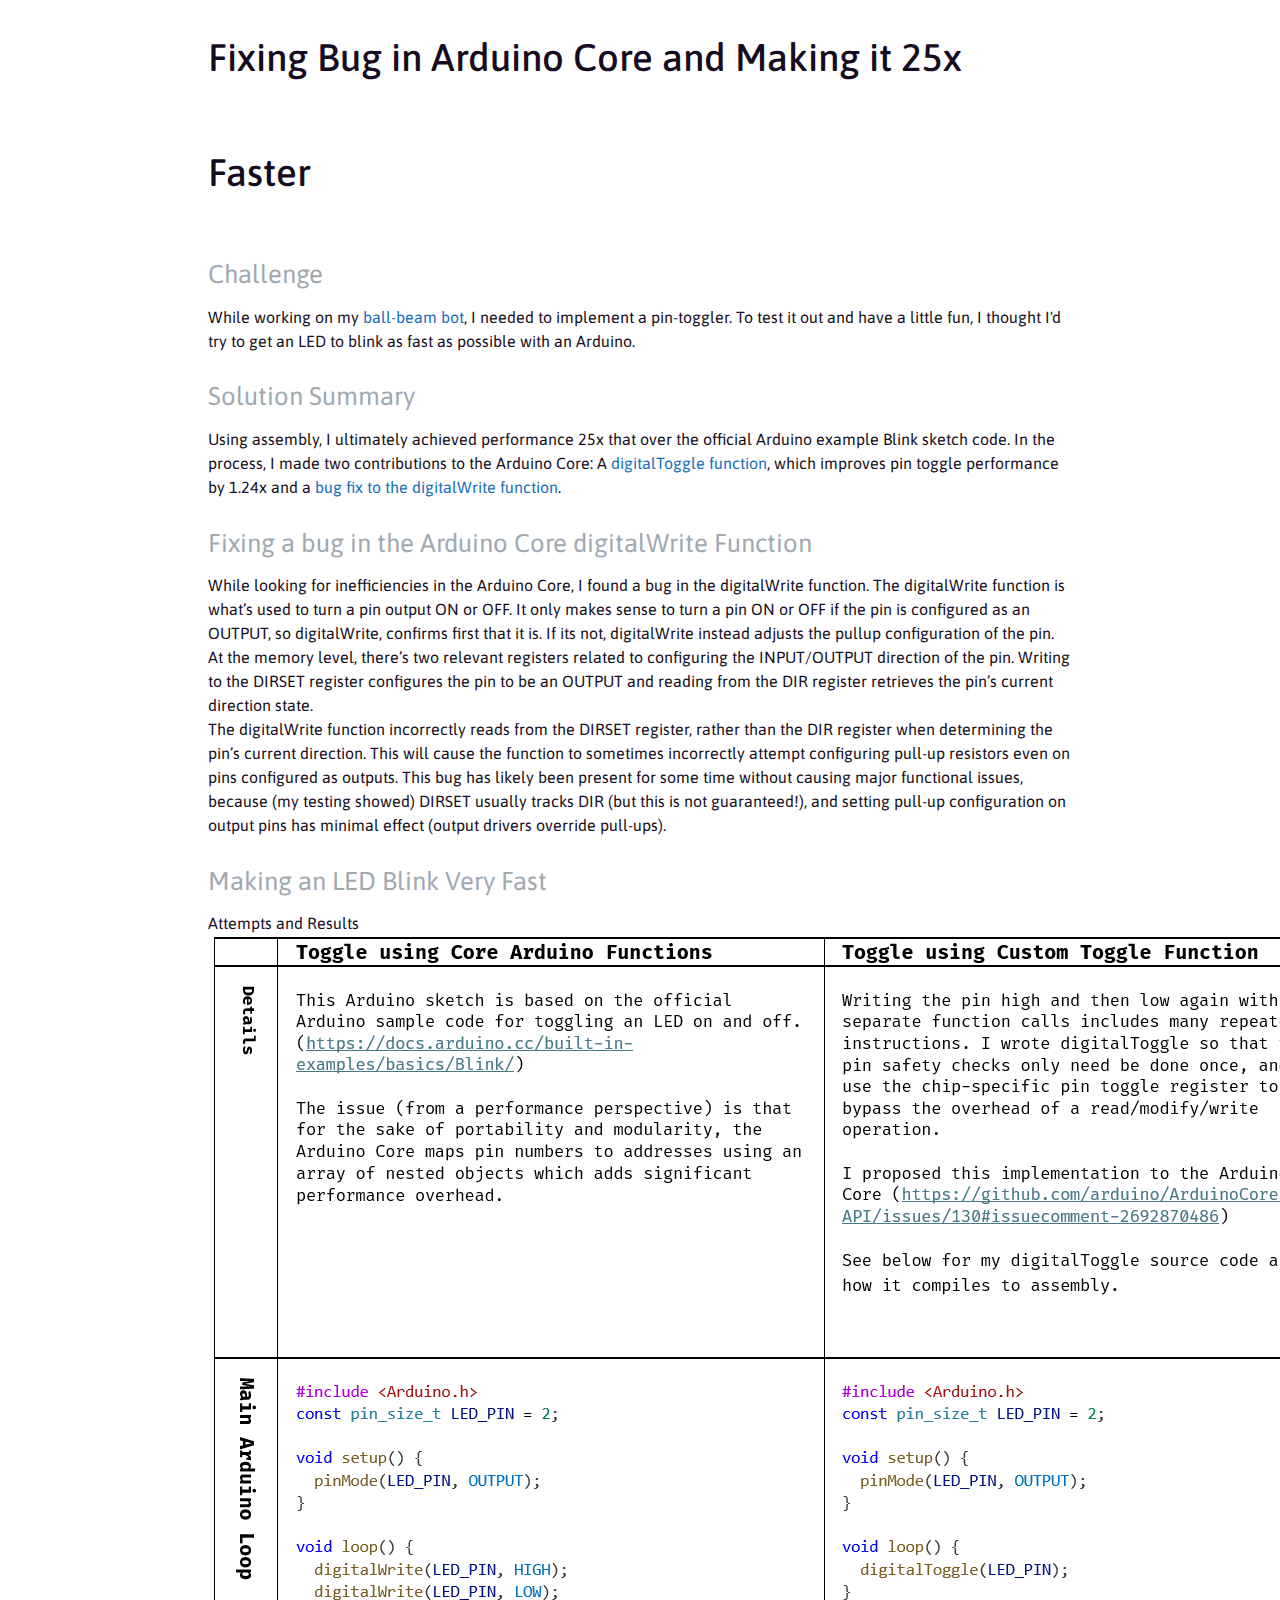
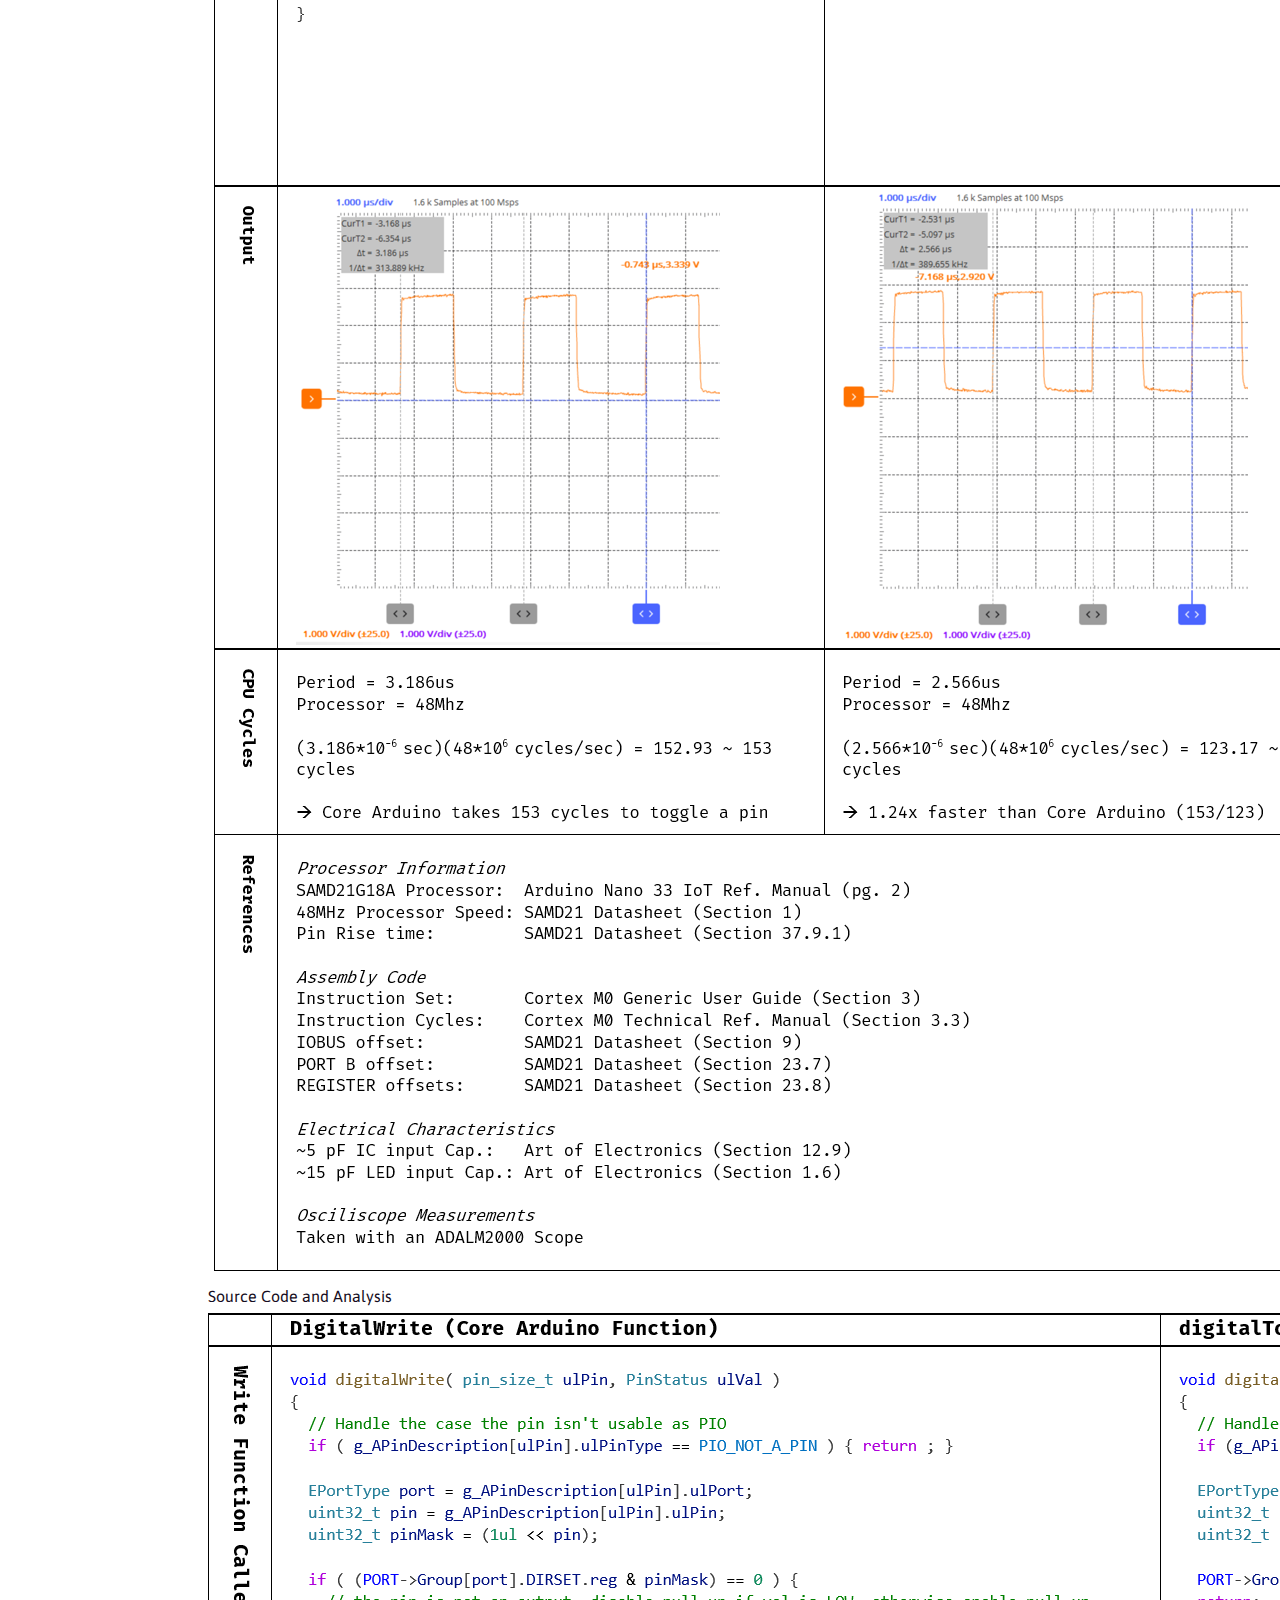
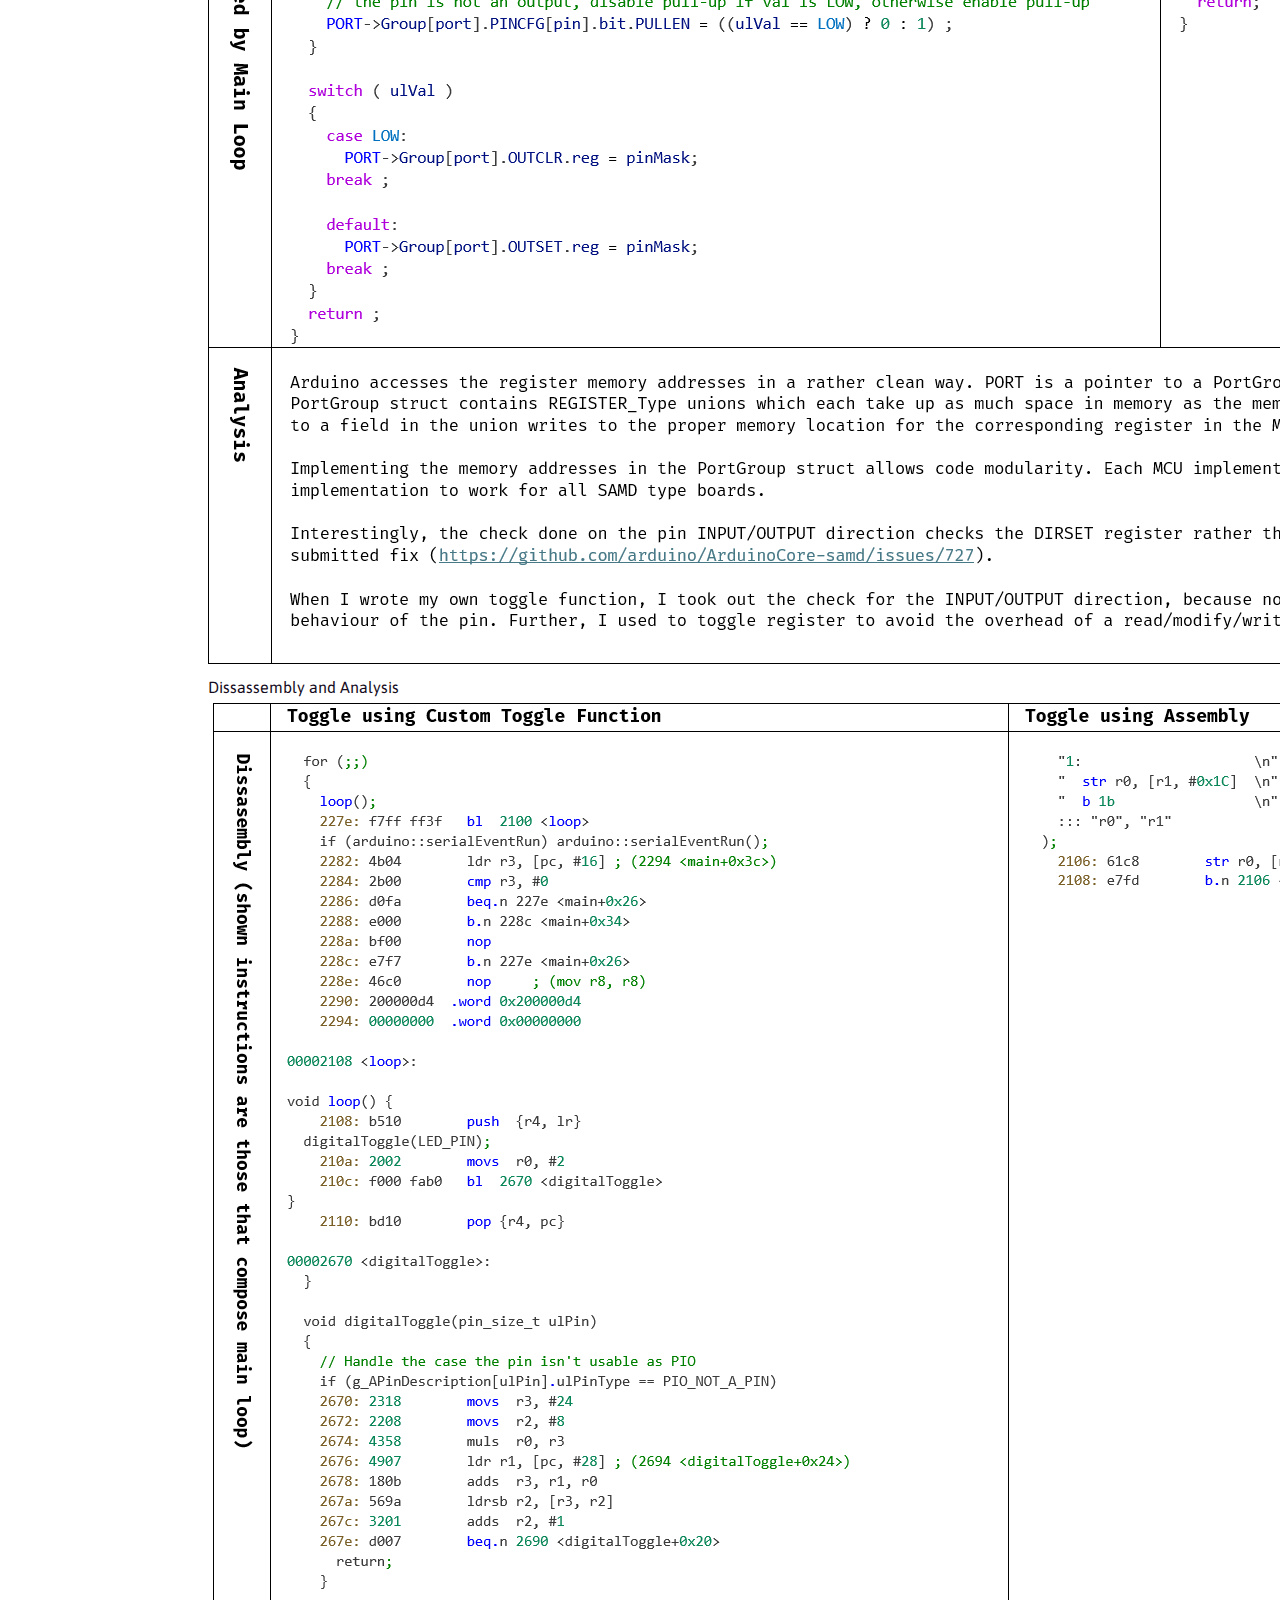
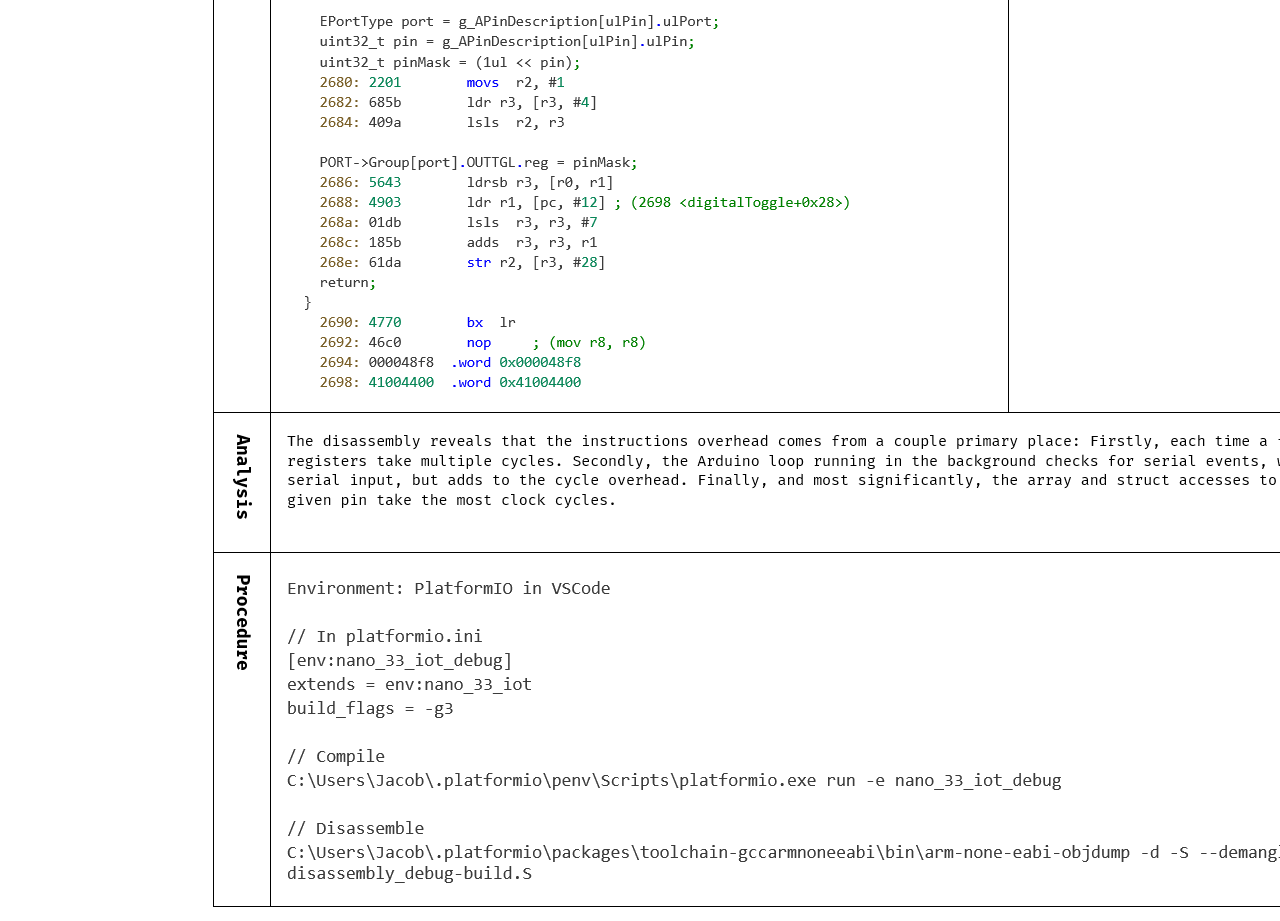
<file: project-pages/arduino-core.html>
<!DOCTYPE HTML>
<html lang="en">

<head>
    <!-- Title -->
    <title>Jacob Lessing - Fixing Bug in Arduino Core</title>
    <meta charset="utf-8" />
    <meta name="viewport" content="width=device-width, initial-scale=1.0">

    <!-- Custom Style -->
    <link rel="stylesheet" href="../style.css">

    <!-- Google Font -->
    <link rel="preconnect" href="https://fonts.googleapis.com">
    <link rel="preconnect" href="https://fonts.gstatic.com" crossorigin>
    <link
        href="https://fonts.googleapis.com/css2?family=Asap:ital,wght@0,100;0,200;0,300;0,400;0,500;0,600;0,700;1,100;1,200;1,300;1,400;1,500;1,600;1,700&display=swap"
        rel="stylesheet">
    <style>
        @import url('https://fonts.googleapis.com/css2?family=Asap:ital,wght@0,100;0,200;0,300;0,400;0,500;0,600;0,700;1,100;1,200;1,300;1,400;1,500;1,600;1,700&display=swap');
    </style>
</head>
</head>

<body id="body">
    <div id="main">
        <h1>Fixing Bug in Arduino Core and Making it 25x Faster</h1>

        <section class="project-section">
            <h2>Challenge</h2>
            <p>While working on my <a href="./ball-beam.html">ball-beam bot</a>, I needed to implement a pin-toggler. To
                test it out and have a little fun, I thought I'd try to get an LED to blink as fast as possible with an
                Arduino.</p>
        </section>

        <section class="project-section">
            <h2>Solution Summary</h2>
            <p>Using assembly, I ultimately achieved performance 25x that over the official Arduino example Blink sketch
                code. In the process, I made two contributions to the Arduino Core: A <a
                    href="https://github.com/arduino/ArduinoCore-API/issues/130#issuecomment-2692870486">digitalToggle
                    function</a>, which
                improves pin toggle performance by 1.24x and a <a
                    href="https://github.com/arduino/ArduinoCore-samd/issues/727">bug fix to the digitalWrite
                    function</a>.</p>
        </section>

        <section class="project-section">
            <h2>Fixing a bug in the Arduino Core digitalWrite Function</h2>
            <p>While looking for inefficiencies in the Arduino Core, I found a bug in the digitalWrite function. The
                digitalWrite function is what’s used to turn a pin output ON or OFF. It only makes sense to turn a pin
                ON or OFF if the pin is configured as an OUTPUT, so digitalWrite, confirms first that it is. If its not,
                digitalWrite instead adjusts the pullup configuration of the pin. At the memory level, there’s two
                relevant registers related to configuring the INPUT/OUTPUT direction of the pin. Writing to the DIRSET
                register configures the pin to be an OUTPUT and reading from the DIR register retrieves the pin’s
                current direction state.</p>
            <p>The digitalWrite function incorrectly reads from the DIRSET register, rather than the DIR register when
                determining the pin’s current direction. This will cause the function to sometimes incorrectly attempt
                configuring pull-up resistors even on pins configured as outputs. This bug has likely been present for
                some time without causing major functional issues, because (my testing showed) DIRSET usually tracks DIR
                (but this is not guaranteed!), and setting pull-up configuration on output pins has minimal effect
                (output drivers override pull-ups).</p>
            </p>
        </section>

        <section class="project-section">
            <h2>Making an LED Blink Very Fast</h2>
            <p>Attempts and Results</p>
            <img src="../images/arduino-core/attempts.png">
            <p>Source Code and Analysis</p>
            <img src="../images/arduino-core/sourcecode.png">
            <p>Dissassembly and Analysis</p>
            <img src="../images/arduino-core/disassembly.png">
        </section>

    </div>
</body>

</html>
</file>
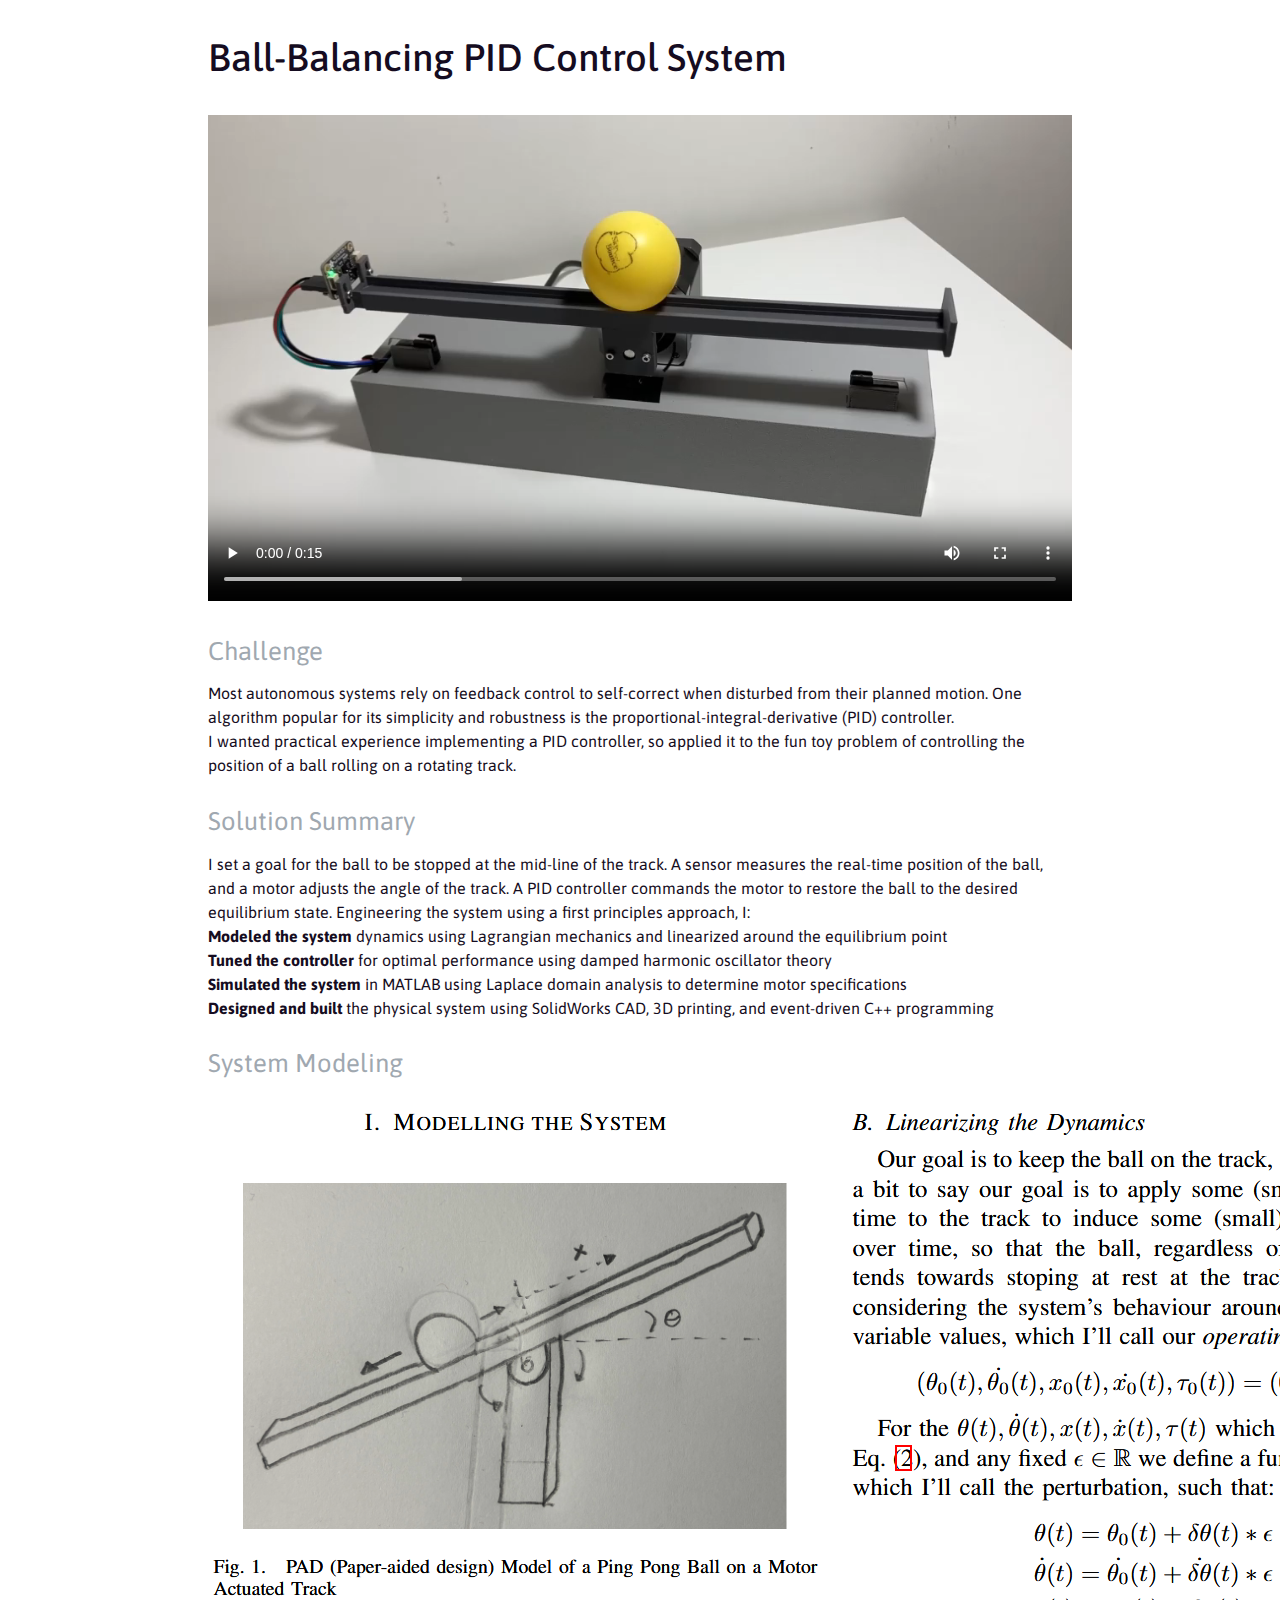
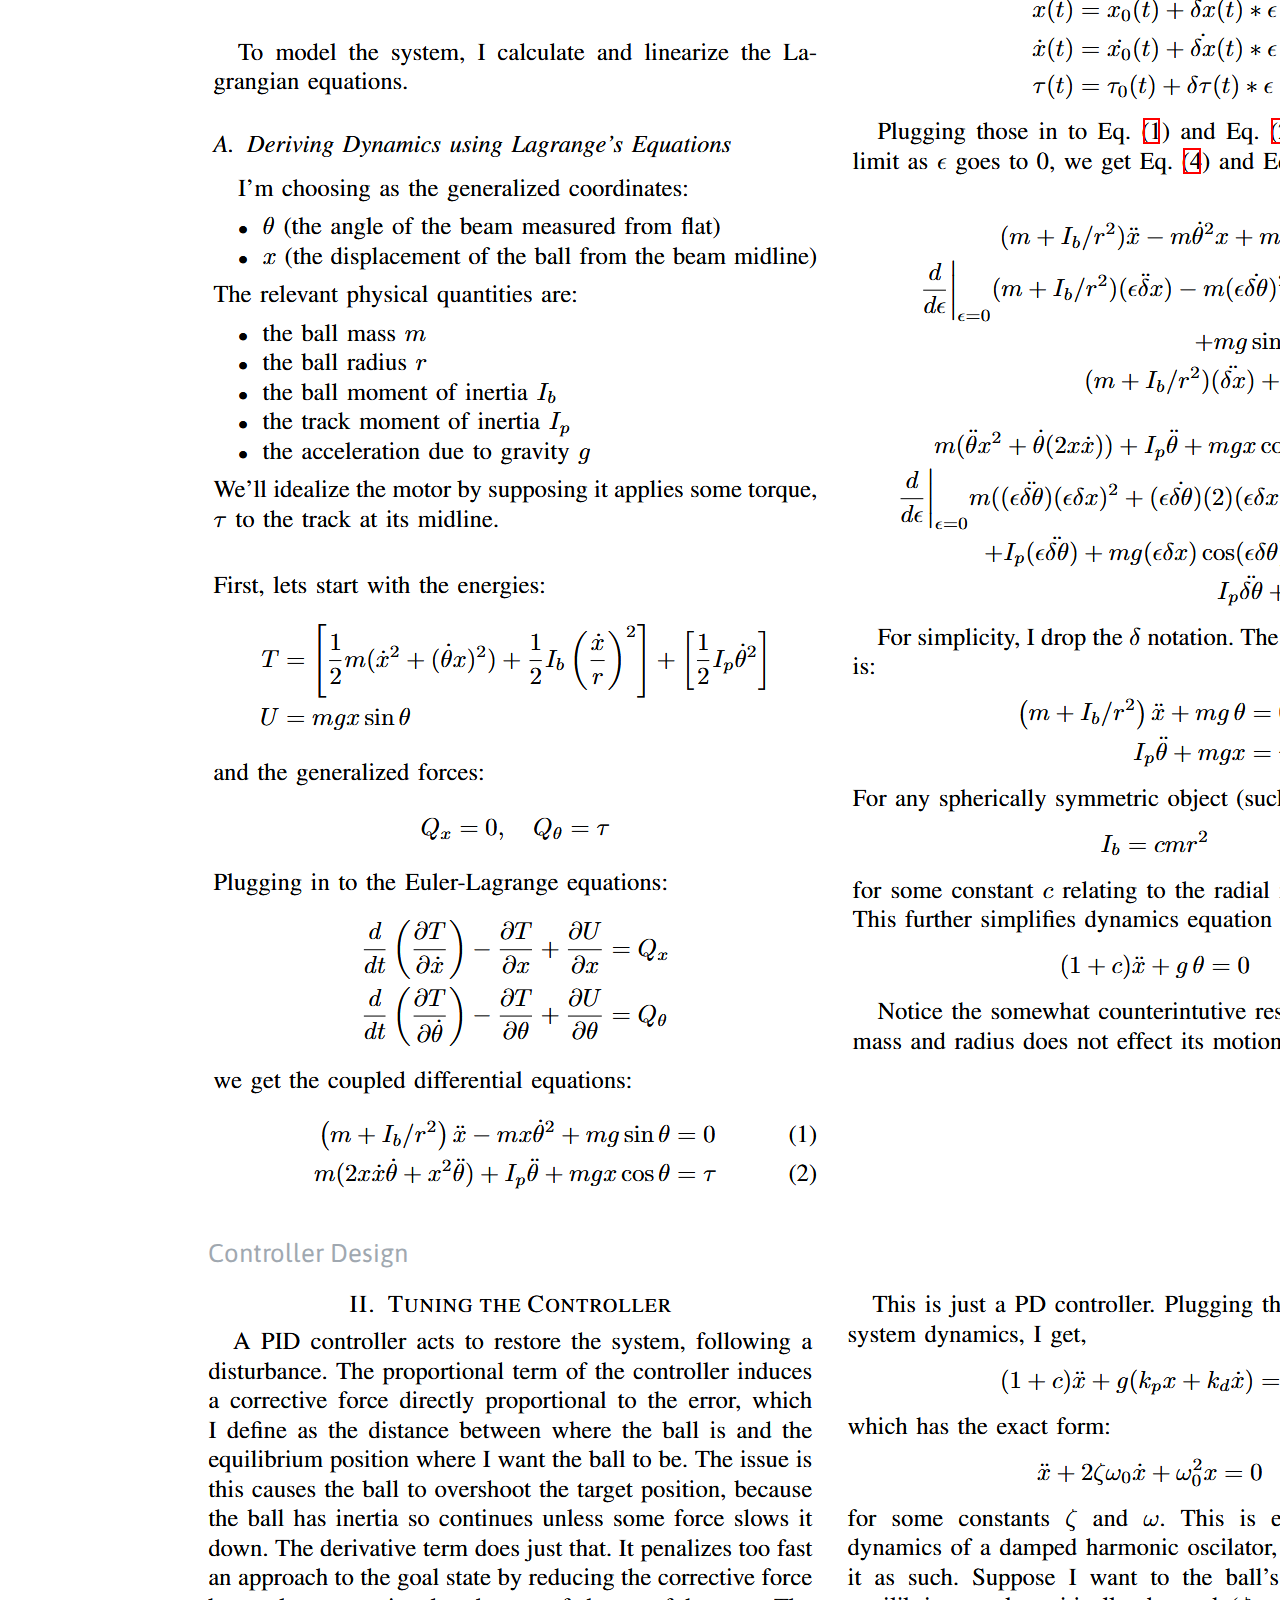
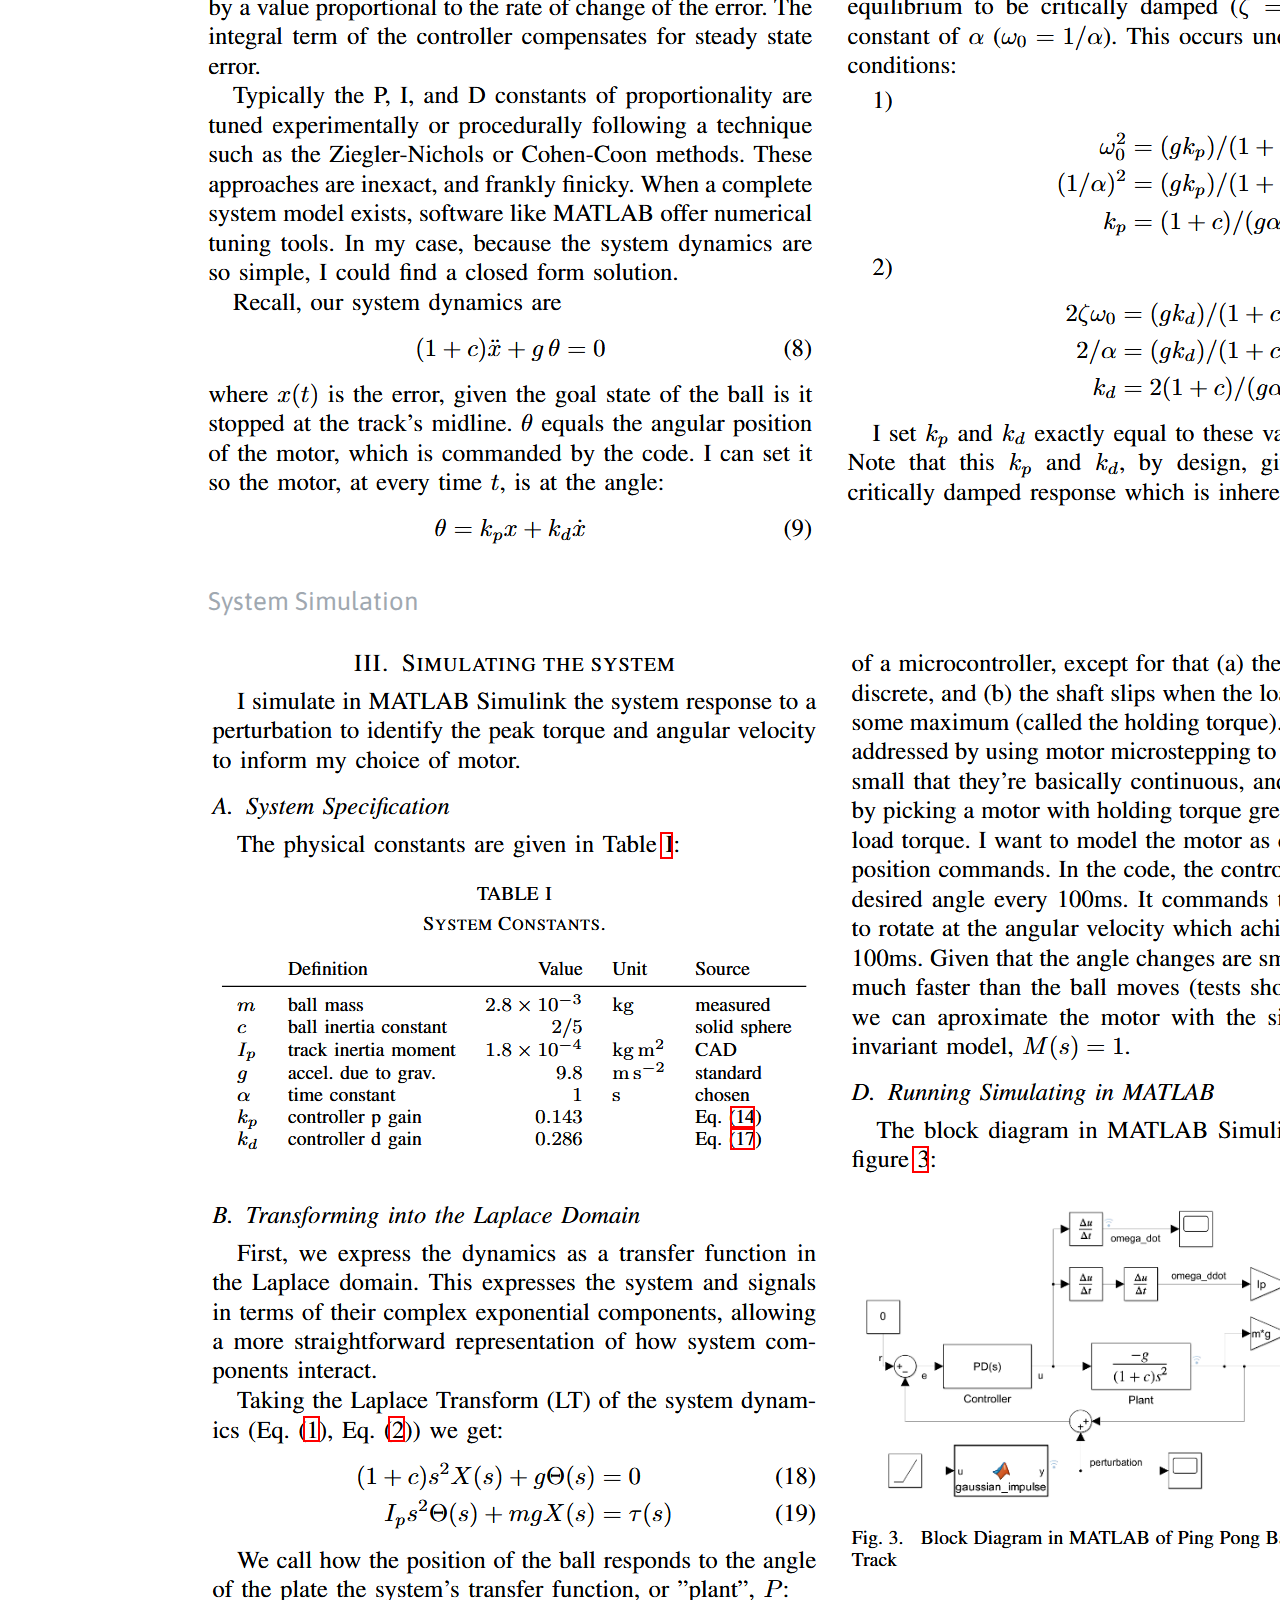
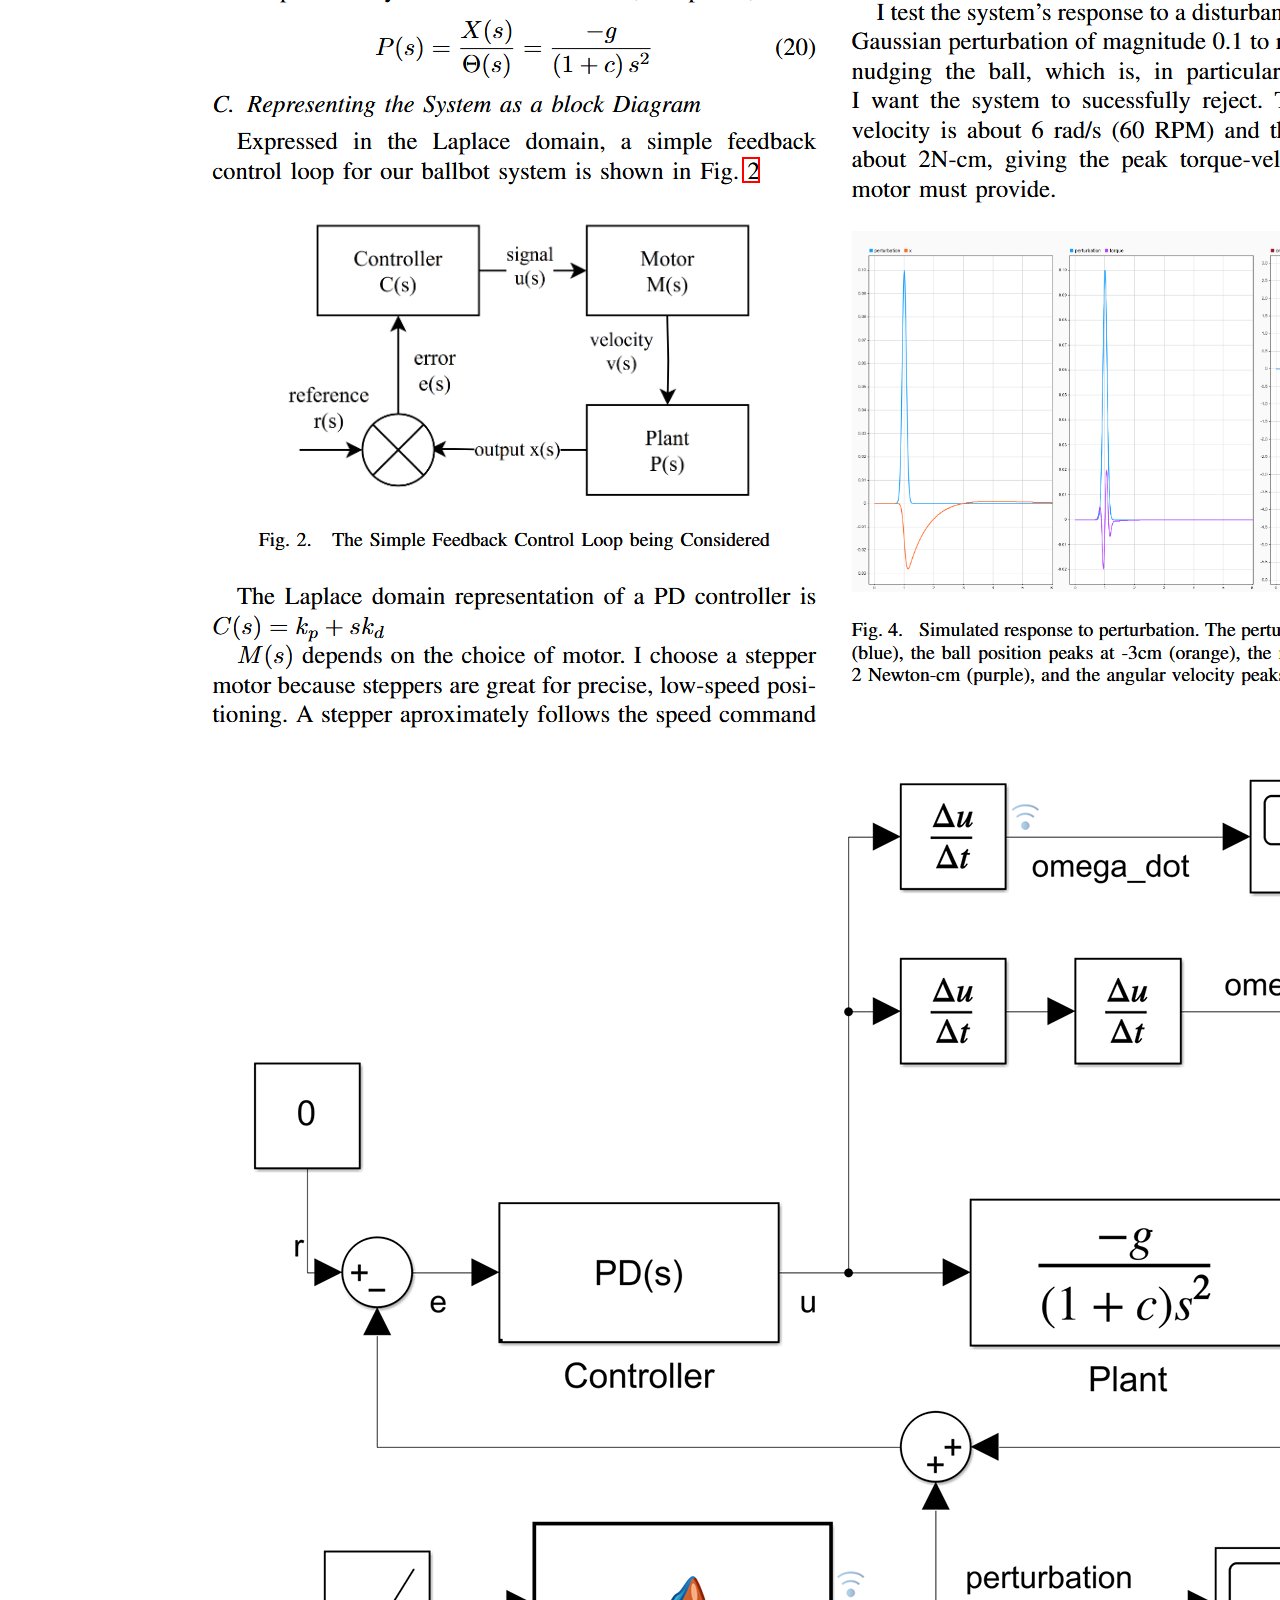
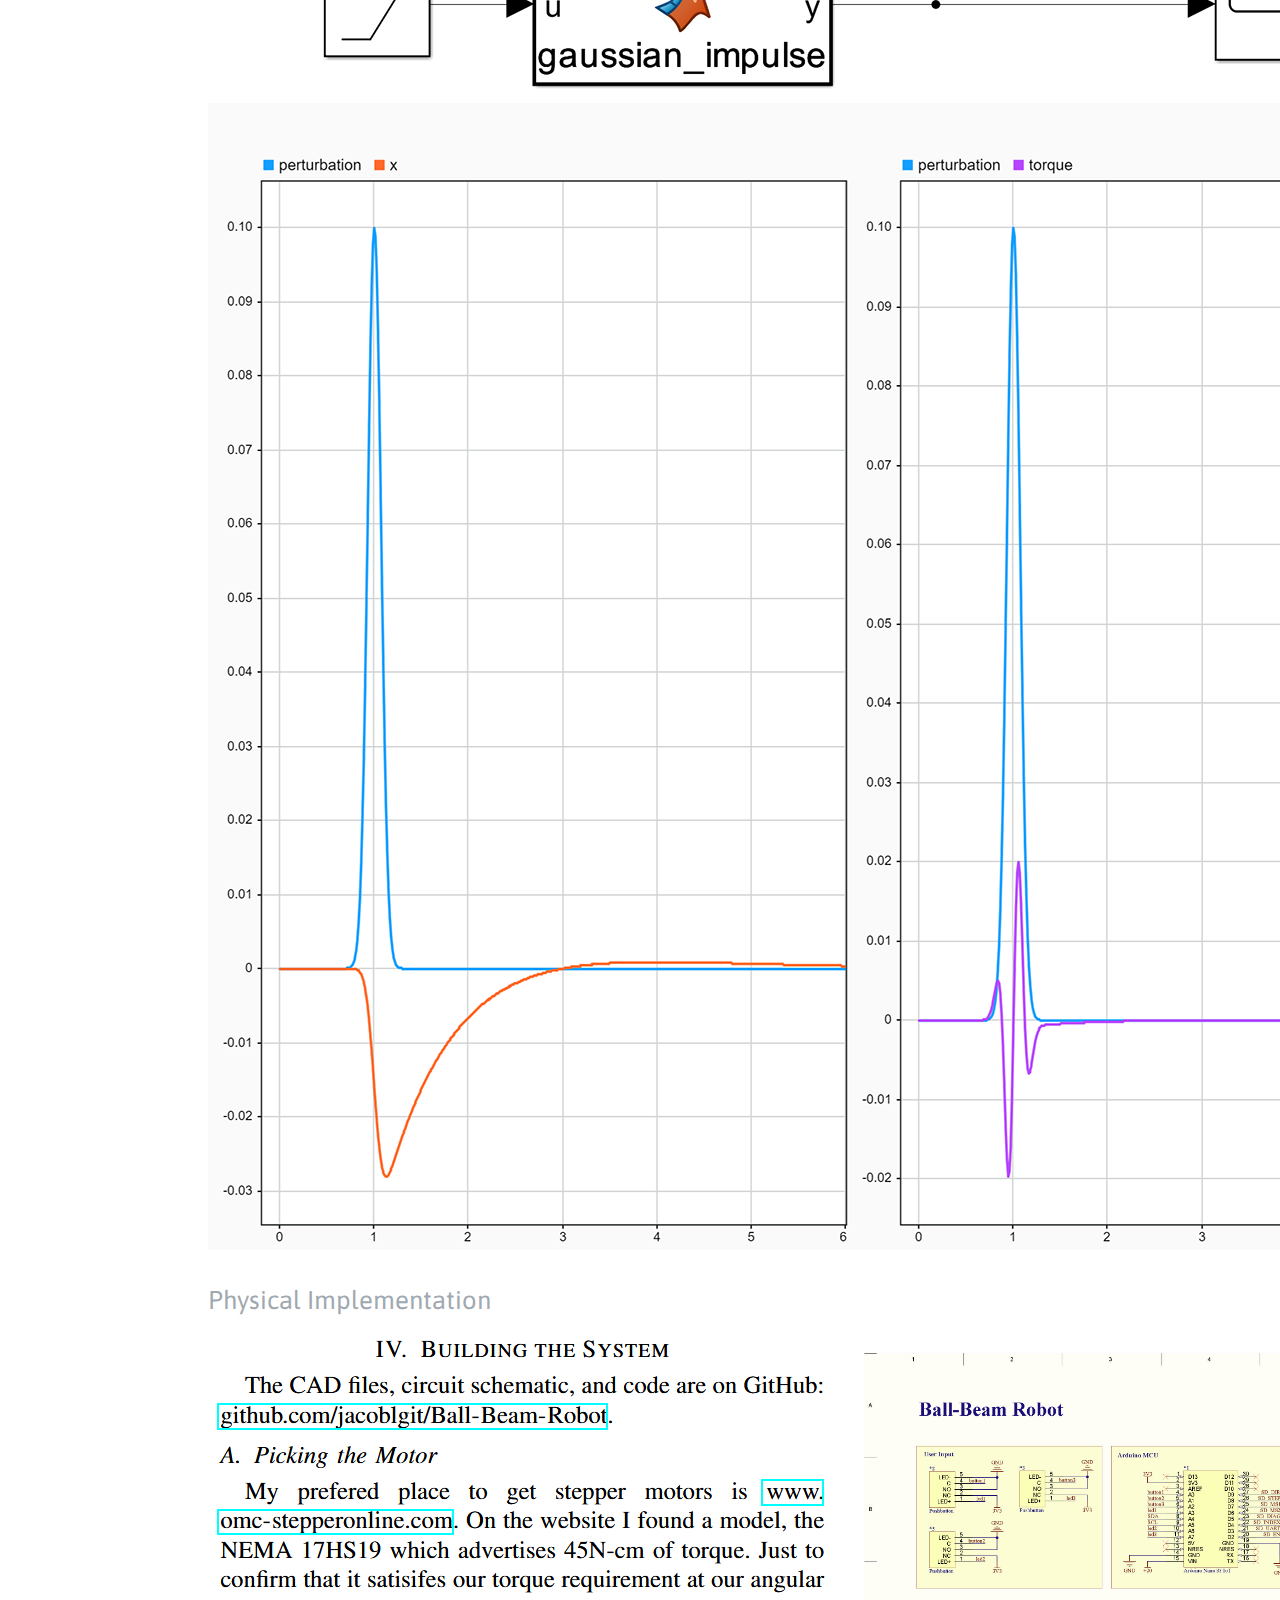
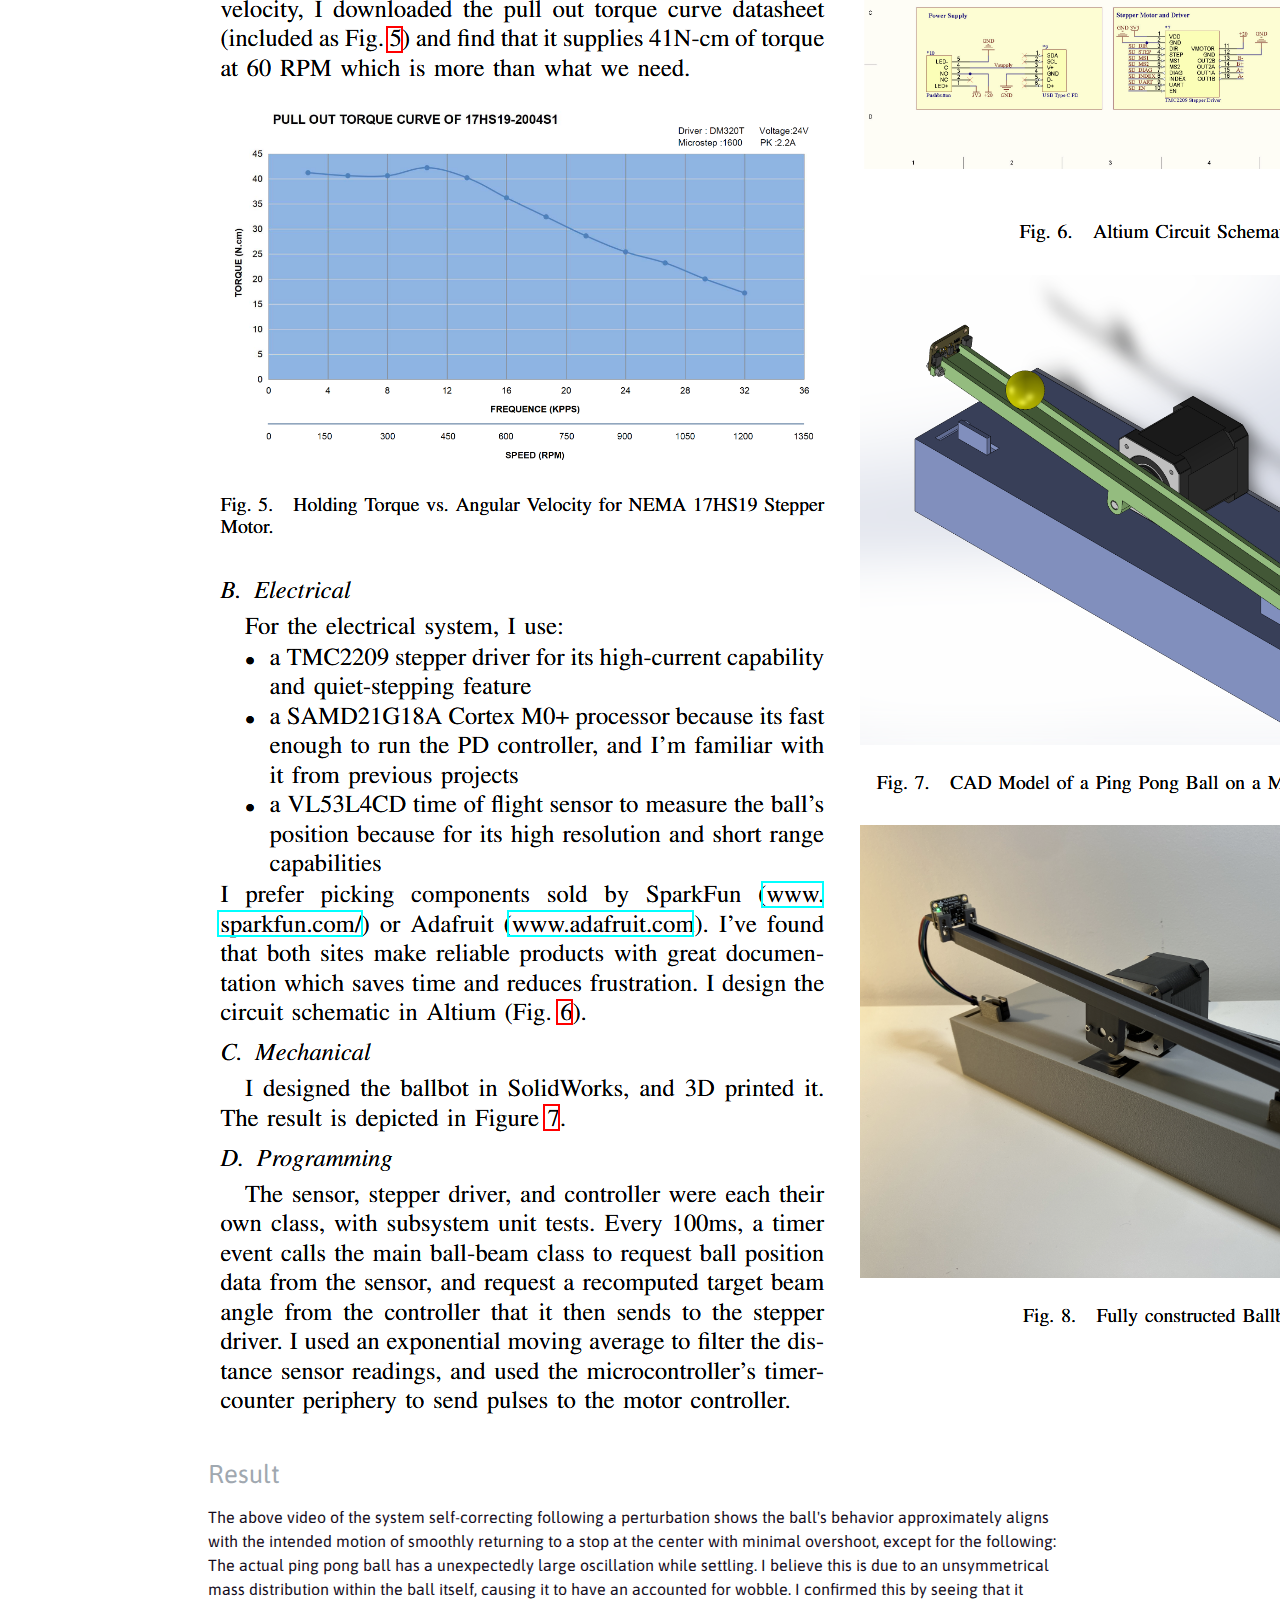
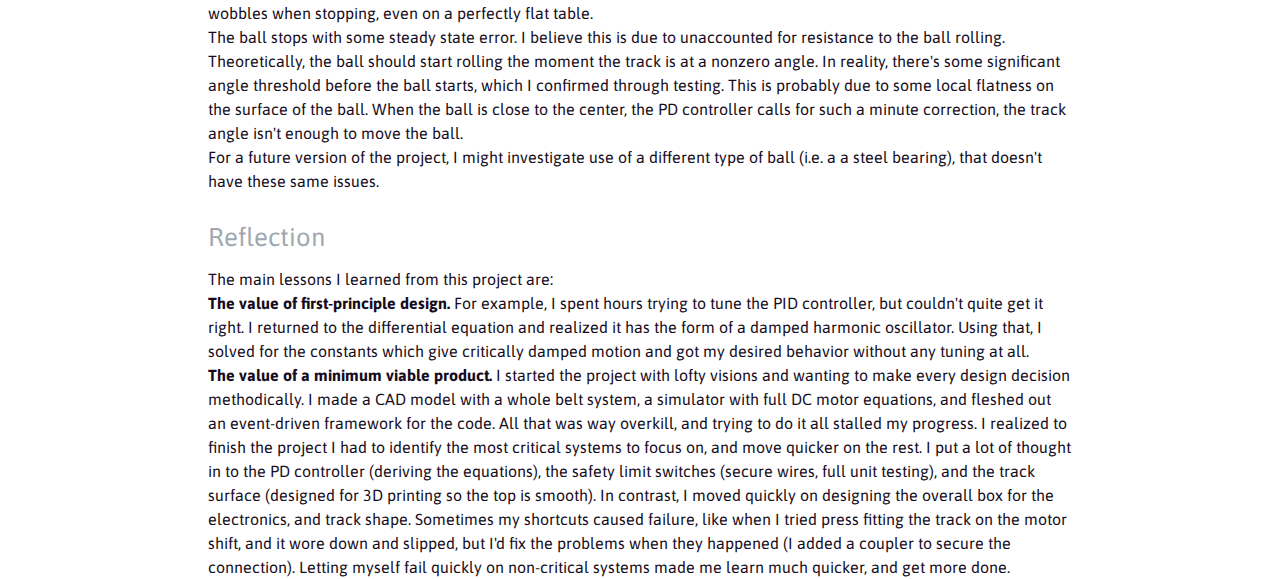
<file: project-pages/ball-beam.html>
<!DOCTYPE HTML>
<html lang="en">

<head>
    <!-- Title -->
    <title>Jacob Lessing - Ball & Beam Control System Project</title>
    <meta charset="utf-8" />
    <meta name="viewport" content="width=device-width, initial-scale=1.0">

    <!-- Custom Style -->
    <link rel="stylesheet" href="../style.css">

    <!-- Google Font -->
    <link rel="preconnect" href="https://fonts.googleapis.com">
    <link rel="preconnect" href="https://fonts.gstatic.com" crossorigin>
    <link
        href="https://fonts.googleapis.com/css2?family=Asap:ital,wght@0,100;0,200;0,300;0,400;0,500;0,600;0,700;1,100;1,200;1,300;1,400;1,500;1,600;1,700&display=swap"
        rel="stylesheet">
    <style>
        @import url('https://fonts.googleapis.com/css2?family=Asap:ital,wght@0,100;0,200;0,300;0,400;0,500;0,600;0,700;1,100;1,200;1,300;1,400;1,500;1,600;1,700&display=swap');
    </style>
</head>
</head>

<body id="body">
    <div id="main">
        <h1>Ball-Balancing PID Control System</h1>
        <section class="video-container">
            <video controls width="100%">
                <source src="../images/ballbeam/ballbeam.mp4" type="video/mp4">
                Your browser does not support the video tag.
            </video>

        </section>

        <section class="project-section">
            <h2>Challenge</h2>
            <p>Most autonomous systems rely on feedback control to self-correct when disturbed from their planned
                motion. One algorithm popular for its simplicity and robustness is the
                proportional-integral-derivative (PID) controller.</p>
            <p>I wanted practical experience implementing a PID controller, so applied it to the fun toy problem of
                controlling the position of a ball rolling on a rotating track.</p>
        </section>

        <section class="project-section">
            <h2>Solution Summary</h2>
            <p>I set a goal for the ball to be stopped at the mid-line of the track. A sensor measures the real-time
                position of the ball, and a motor adjusts the angle of the track. A PID controller commands the
                motor to restore the ball to the desired equilibrium state. Engineering the system using a first
                principles approach, I:</p>
            <ol>
                <li><b>Modeled the system</b> dynamics using Lagrangian mechanics and linearized around
                    the equilibrium point</li>
                <li><b>Tuned the controller</b> for optimal performance using damped harmonic oscillator
                    theory</li>
                <li><b>Simulated the system</b> in MATLAB using Laplace domain analysis to determine motor
                    specifications</li>
                <li><b>Designed and built</b> the physical system using SolidWorks CAD, 3D printing, and
                    event-driven C++ programming</li>
            </ol>
        </section>

        <section class="project-section">
            <h2>System Modeling</h2>
            <img src="../images/ballbeam/model.png"
                alt="Mathematical model showing Lagrangian equations of motion for the ball-beam system, including free body diagrams and derived differential equations for ball position dynamics">
        </section>

        <section class="project-section">
            <h2>Controller Design</h2>
            <img src="../images/ballbeam/controller.png"
                alt="PID controller transfer function analysis showing pole-zero placement and stability margins, with tuning parameters derived from damped harmonic oscillator analogy">
        </section>

        <section class="project-section">
            <h2>System Simulation</h2>
            <img src="../images/ballbeam/simulation.png"
                alt="MATLAB Simulink block diagram of the complete control system showing PID controller, plant dynamics, and sensor feedback loops">

            <img src="../images/ballbeam/blockdiagram.png"
                alt="Control system block diagram showing signal flow from reference input through PID controller to plant output with feedback">

            <img src="../images/ballbeam/simresults.png"
                alt="Simulation results showing ball position response over time with step input, demonstrating settling time and overshoot characteristics">
        </section>

        <section class="project-section">
            <h2>Physical Implementation</h2>
            <img src="../images/ballbeam/construction.png"
                alt="CAD model and assembled hardware showing 3D printed beam mechanism, servo motor mount, position sensor, and control electronics housed in protective enclosure">
        </section>

        <section class="project-section">
            <h2>Result</h2>
            <p>The above video of the system self-correcting following a perturbation shows the ball's behavior
                approximately aligns with the intended motion of smoothly returning to a stop at the center with
                minimal overshoot, except for the following:
            </p>
            <p>The actual ping pong ball has a unexpectedly large oscillation while settling. I believe this is due
                to an unsymmetrical mass distribution within the ball itself, causing it to have an accounted for
                wobble. I confirmed this by seeing that it wobbles when stopping, even on a perfectly flat table.
            </p>
            <p>
                The ball stops with some steady state error. I believe this is due to unaccounted for resistance to
                the ball rolling. Theoretically, the ball should start rolling the moment the track is at a nonzero
                angle. In reality, there's some significant angle threshold before the ball starts, which I
                confirmed through testing. This is probably due to some local flatness on the surface of the ball.
                When the ball is close to the center, the PD controller calls for such a minute correction, the
                track angle isn't enough to move the ball.
            </p>
            <p>
                For a future version of the project, I might investigate use of a different type of ball (i.e. a a
                steel bearing), that doesn't have these same issues.
            </p>

        </section>

        <section class="project-section">
            <h2>Reflection</h2>
            <p>The main lessons I learned from this project are:
            </p>
            <ol>
                <li>
                    <b>The value of first-principle design.</b> For example, I spent hours trying to tune the PID
                    controller, but couldn't quite get it right. I returned to the differential equation and
                    realized it has the form of a damped harmonic oscillator. Using that, I solved for the constants
                    which give critically damped motion and got my desired behavior without any tuning at all.
                </li>
                <li>
                    <b>The value of a minimum viable product.</b> I started the project with lofty visions and
                    wanting to make every design decision methodically. I made a CAD model with a whole belt system,
                    a simulator with full DC motor equations, and fleshed out an event-driven framework for the
                    code. All that was way overkill, and trying to do it all stalled my progress. I realized to
                    finish the project I had to identify the most critical systems to focus on, and move quicker on
                    the rest. I put a lot of thought in to the PD controller (deriving the equations), the safety
                    limit switches (secure wires, full unit testing), and the track surface (designed for 3D
                    printing so the top is smooth). In contrast, I moved quickly on designing the overall box for
                    the electronics, and track shape. Sometimes my shortcuts caused failure, like when I tried press
                    fitting the track on the motor shift, and it wore down and slipped, but I'd fix the problems
                    when they happened (I added a coupler to secure the connection). Letting myself fail quickly on
                    non-critical systems made me learn much quicker, and get more done.
                </li>
            </ol>
        </section>
    </div>
</body>

</html>
</file>
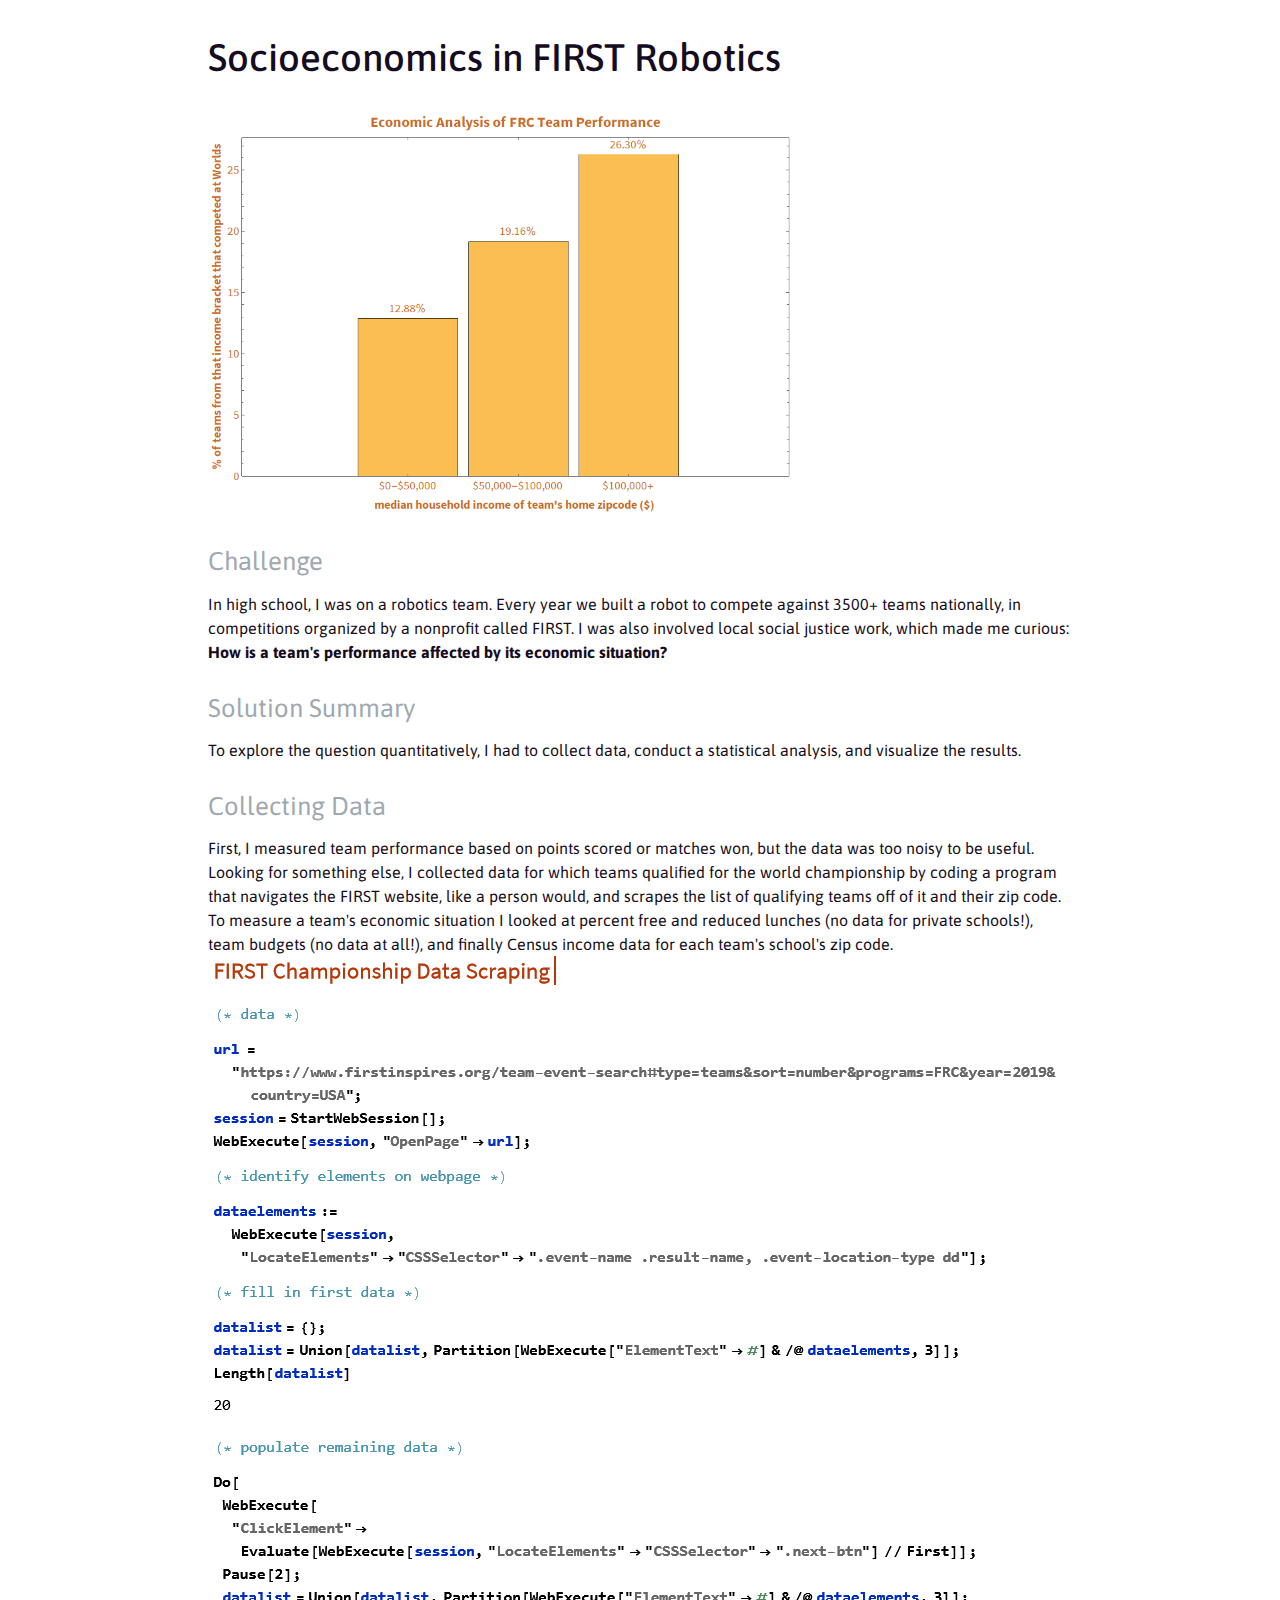
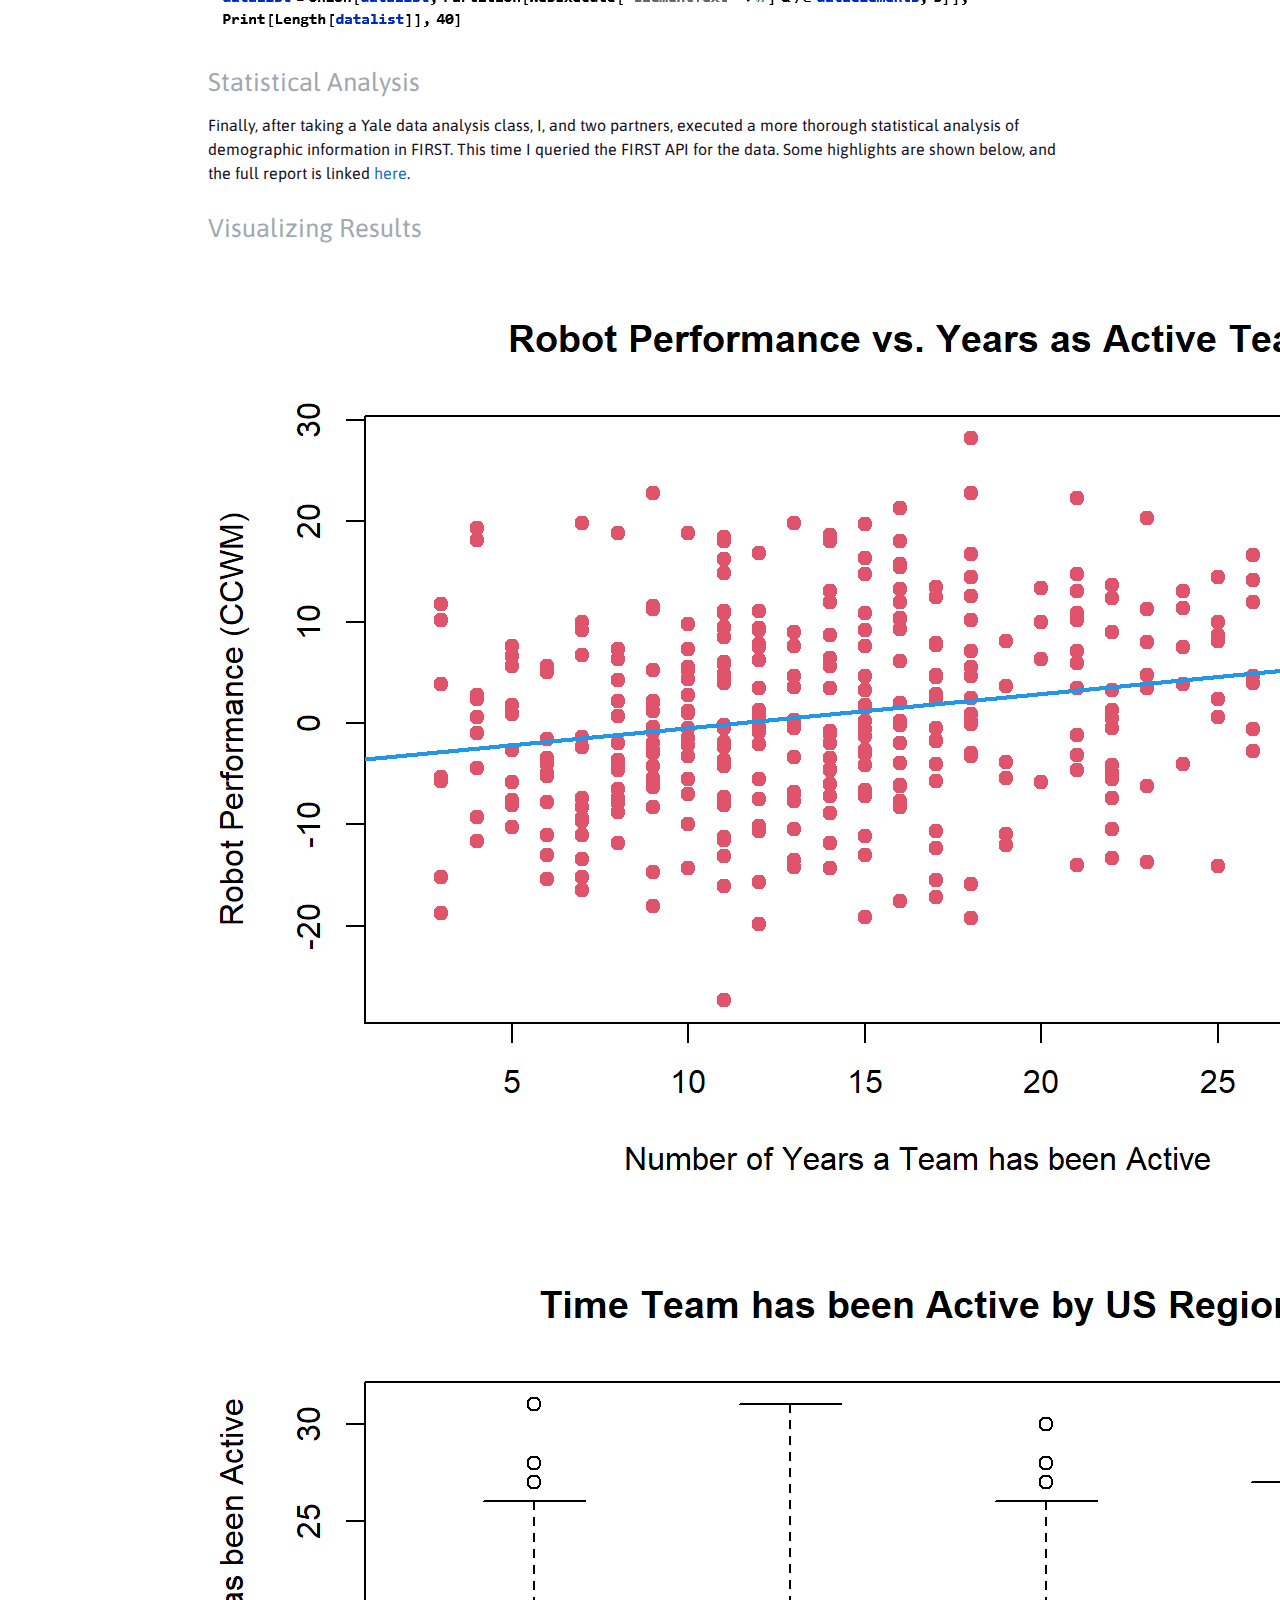
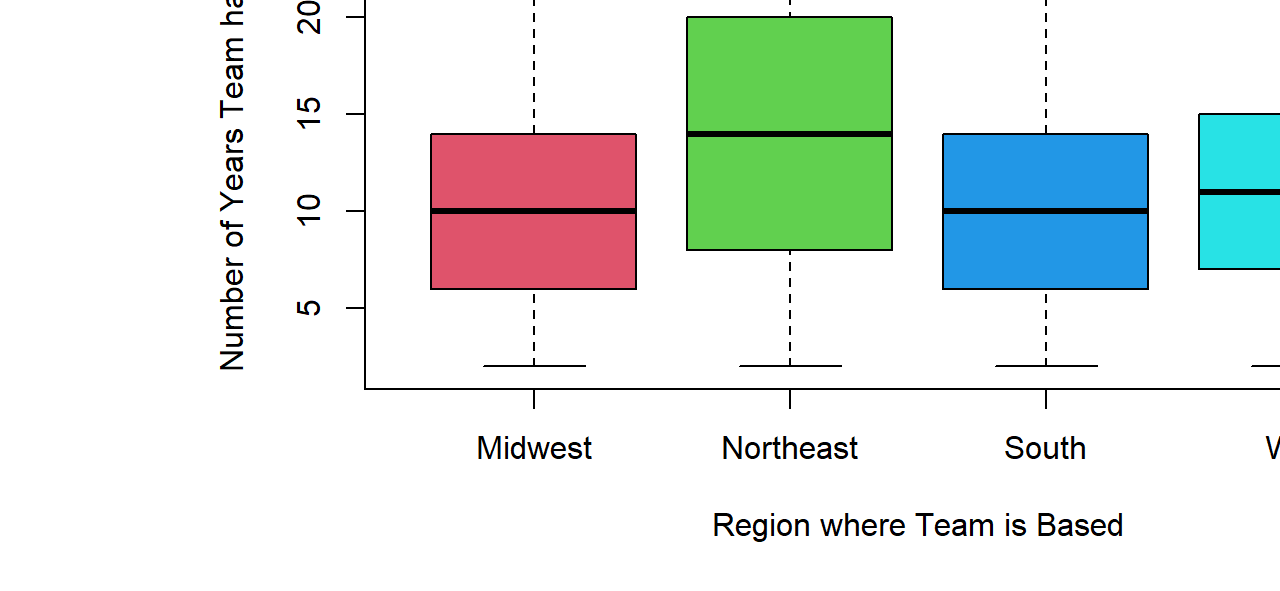
<file: project-pages/FIRST-data.html>
<!DOCTYPE HTML>
<html lang="en">

<head>
    <!-- Title -->
    <title>Jacob Lessing - Socioeconomics in Robotics</title>
    <meta charset="utf-8" />
    <meta name="viewport" content="width=device-width, initial-scale=1.0">

    <!-- Custom Style -->
    <link rel="stylesheet" href="../style.css">

    <!-- Google Font -->
    <link rel="preconnect" href="https://fonts.googleapis.com">
    <link rel="preconnect" href="https://fonts.gstatic.com" crossorigin>
    <link
        href="https://fonts.googleapis.com/css2?family=Asap:ital,wght@0,100;0,200;0,300;0,400;0,500;0,600;0,700;1,100;1,200;1,300;1,400;1,500;1,600;1,700&display=swap"
        rel="stylesheet">
    <style>
        @import url('https://fonts.googleapis.com/css2?family=Asap:ital,wght@0,100;0,200;0,300;0,400;0,500;0,600;0,700;1,100;1,200;1,300;1,400;1,500;1,600;1,700&display=swap');
    </style>
</head>
</head>

<body id="body">
    <div id="main">
        <h1>Socioeconomics in FIRST Robotics</h1>
        <img src="../images/FIRST-data/econ-performance.png" , width="600px">

        <section class="project-section">
            <h2>Challenge</h2>
            <p>In high school, I was on a robotics team. Every year we built a robot to compete against 3500+ teams
                nationally, in competitions organized by a nonprofit called FIRST. I was also involved local social
                justice work, which made me curious: <b>How is a team's performance affected by its economic
                    situation?</b></p>
        </section>

        <section class="project-section">
            <h2>Solution Summary</h2>
            <p>To explore the question quantitatively, I had to collect data, conduct a statistical analysis, and
                visualize the results.
        </section>

        <section class="project-section">
            <h2>Collecting Data</h2>
            <p>First, I measured team performance based on points scored or matches won, but the data was too noisy to
                be useful.</p>
            <p>Looking for something else, I collected data for which teams qualified for the world championship by
                coding a program that navigates the FIRST website, like a person would, and scrapes the list of
                qualifying teams off of it and their zip code. </p>
            <p>To measure a team's economic situation I looked at percent free and reduced lunches (no data for private
                schools!), team budgets (no data at all!), and finally Census income data for each team's school's zip
                code. </p>
            <img src="../images/FIRST-data/scraping.png">
        </section>

        <section class="project-section">
            <h2>Statistical Analysis</h2>
            <p>Finally, after taking a Yale data analysis class, I, and two partners, executed a more thorough
                statistical analysis of demographic information in FIRST. This time I queried the FIRST API for the
                data. Some highlights are shown below, and the full report is linked <a
                    href="https://github.com/jacoblgit/Socioeconomics_in_FIRST/blob/main/Analysis_of_FIRST_Robotics_Teams--final_version.pdf">here</a>.
            </p>
        </section>

        <section class="project-section">
            <h2>Visualizing Results</h2>
            <img src="../images/FIRST-data/age-performance.png">
            <img src="../images/FIRST-data/age-region.png">
        </section>
    </div>
</body>

</html>
</file>
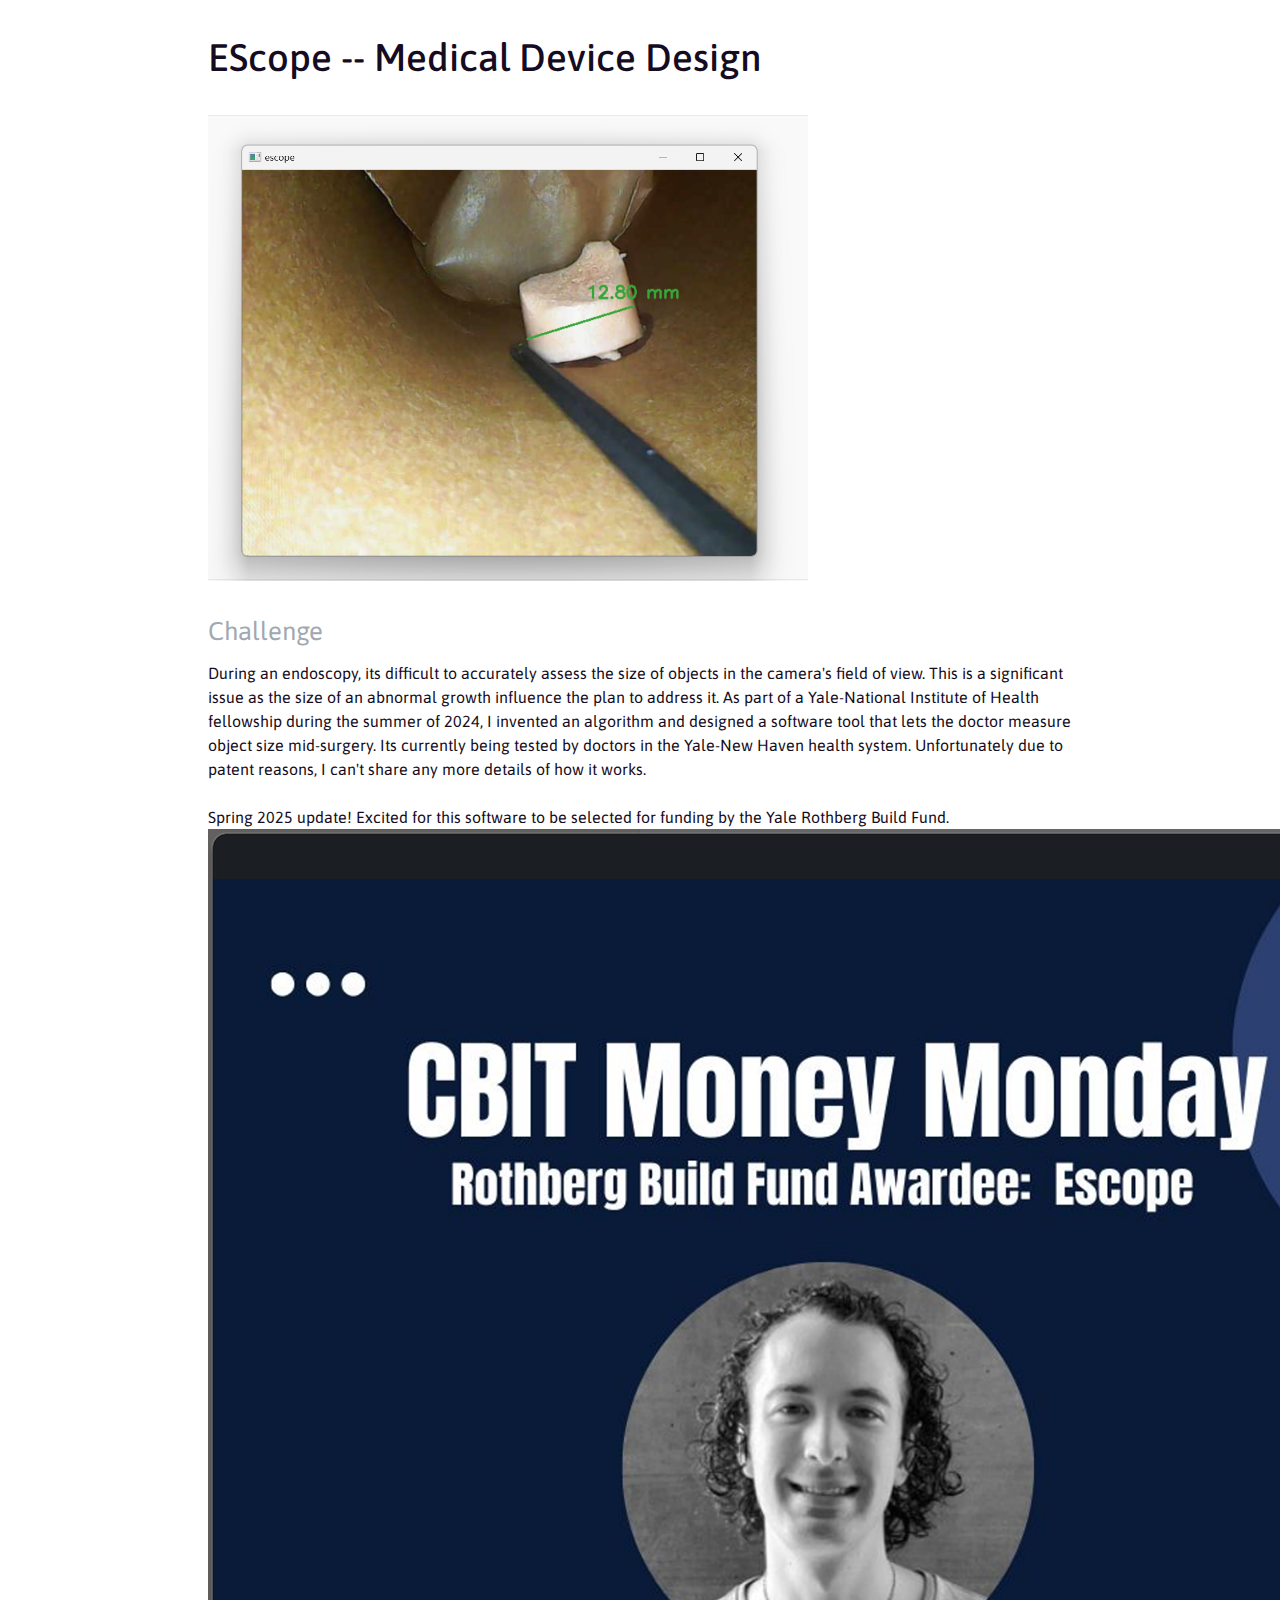
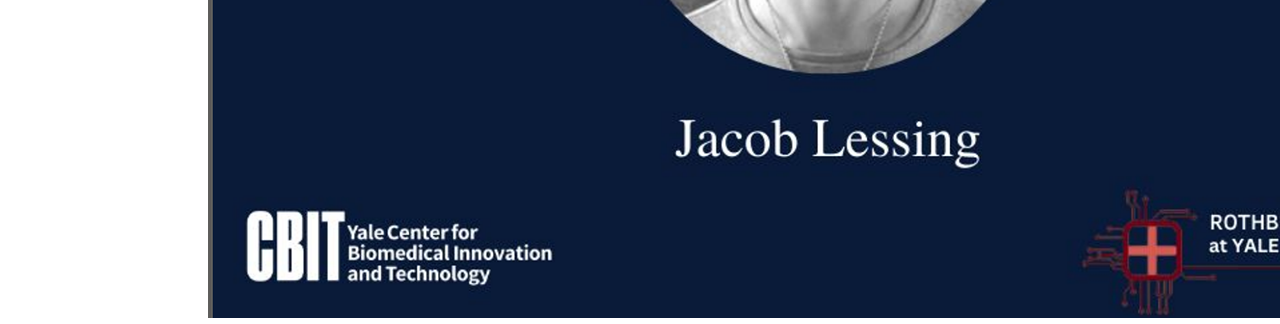
<file: project-pages/med-device.html>
<!DOCTYPE HTML>
<html lang="en">

<head>
    <!-- Title -->
    <title>Jacob Lessing - EScope (Medical Device Design)</title>
    <meta charset="utf-8" />
    <meta name="viewport" content="width=device-width, initial-scale=1.0">

    <!-- Custom Style -->
    <link rel="stylesheet" href="../style.css">

    <!-- Google Font -->
    <link rel="preconnect" href="https://fonts.googleapis.com">
    <link rel="preconnect" href="https://fonts.gstatic.com" crossorigin>
    <link
        href="https://fonts.googleapis.com/css2?family=Asap:ital,wght@0,100;0,200;0,300;0,400;0,500;0,600;0,700;1,100;1,200;1,300;1,400;1,500;1,600;1,700&display=swap"
        rel="stylesheet">
    <style>
        @import url('https://fonts.googleapis.com/css2?family=Asap:ital,wght@0,100;0,200;0,300;0,400;0,500;0,600;0,700;1,100;1,200;1,300;1,400;1,500;1,600;1,700&display=swap');
    </style>
</head>
</head>

<body id="body">
    <div id="main">
        <h1>EScope -- Medical Device Design</h1>
        <img src="../images/med-device/software.png" , width="600px">

        <section class="project-section">
            <h2>Challenge</h2>
            <p>
                During an endoscopy, its difficult to accurately assess the size of objects in the camera's field of
                view. This is a significant issue as the size of an abnormal growth influence the plan to address it. As
                part of a Yale-National Institute of Health fellowship during the summer of 2024, I invented an
                algorithm and designed a software tool that lets the doctor measure object size mid-surgery. Its
                currently being tested by doctors in the Yale-New Haven health system. Unfortunately due to patent
                reasons, I can't share any more details of how it works.
            </p>
            <br>
            <p>Spring 2025 update! Excited for this software to be selected for funding by the Yale Rothberg Build Fund.
            </p>
            <img src="../images/med-device/award.png">
        </section>
    </div>
</body>

</html>
</file>
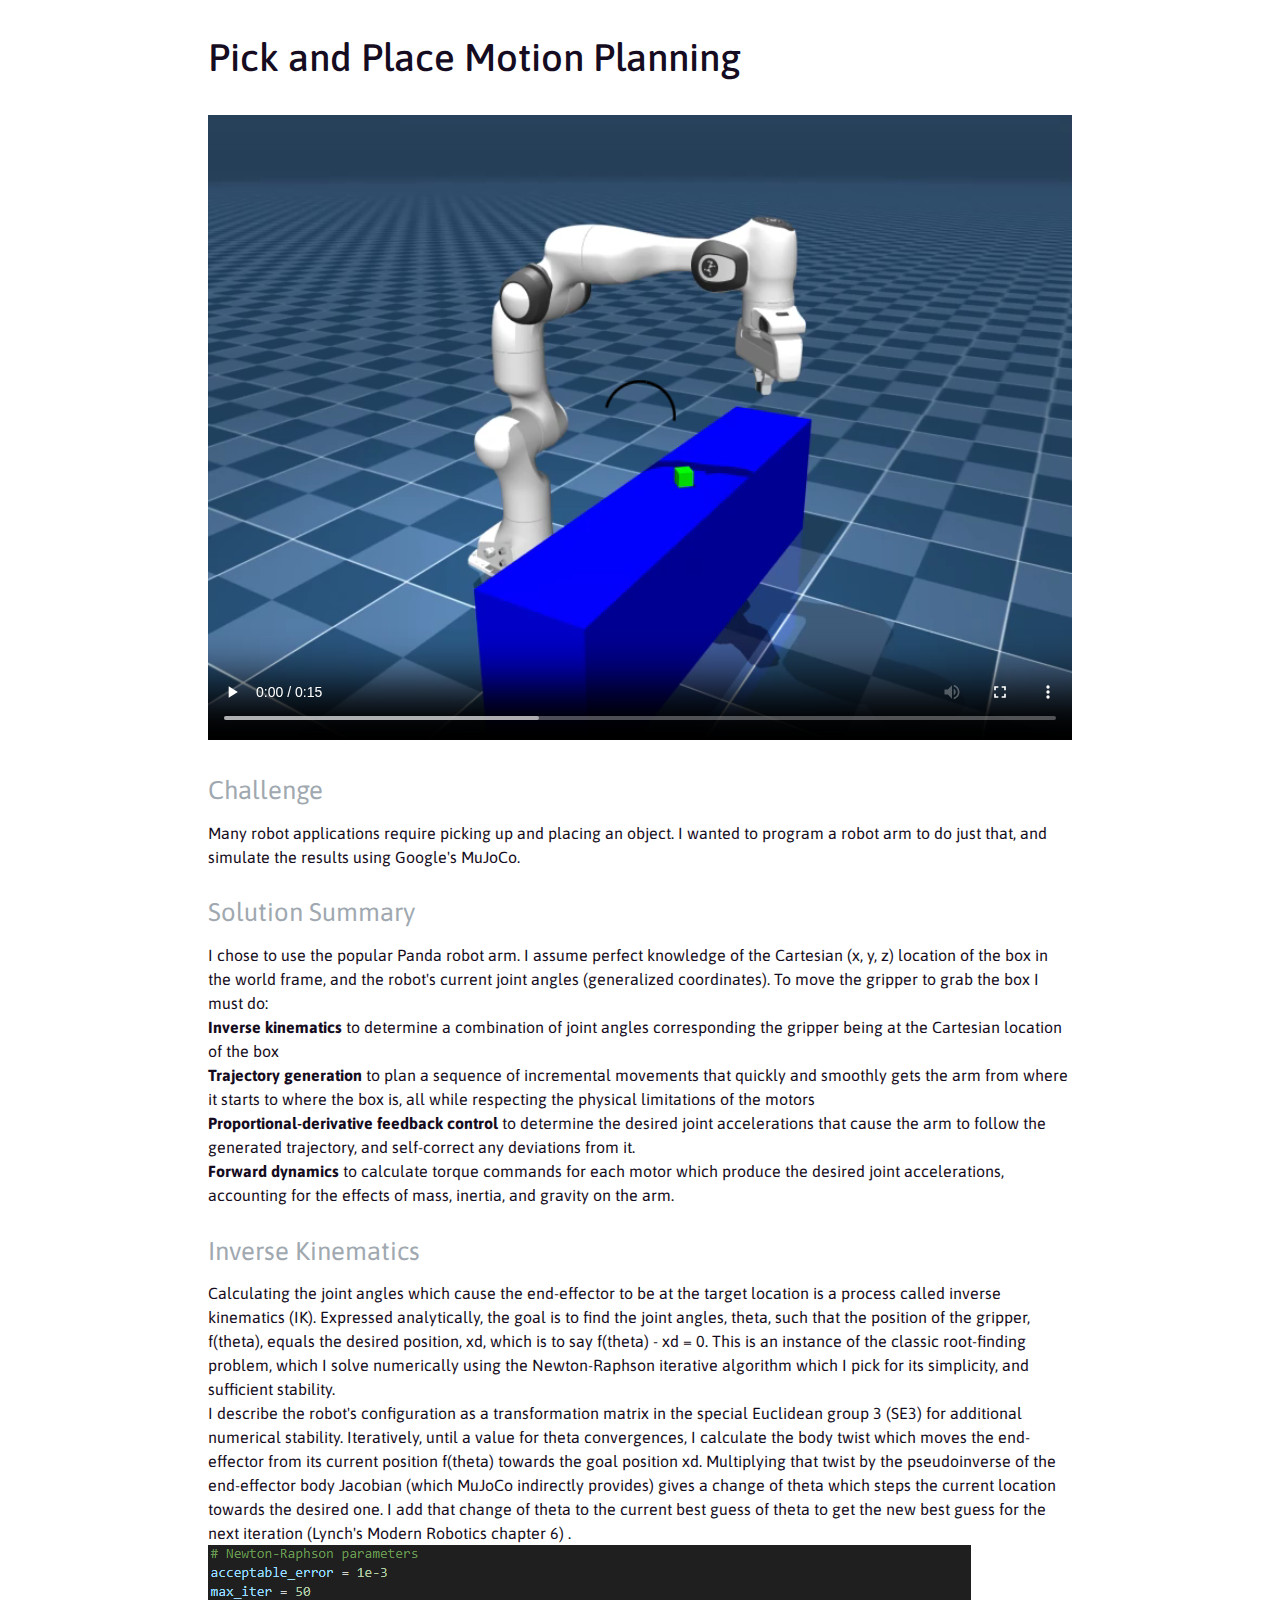
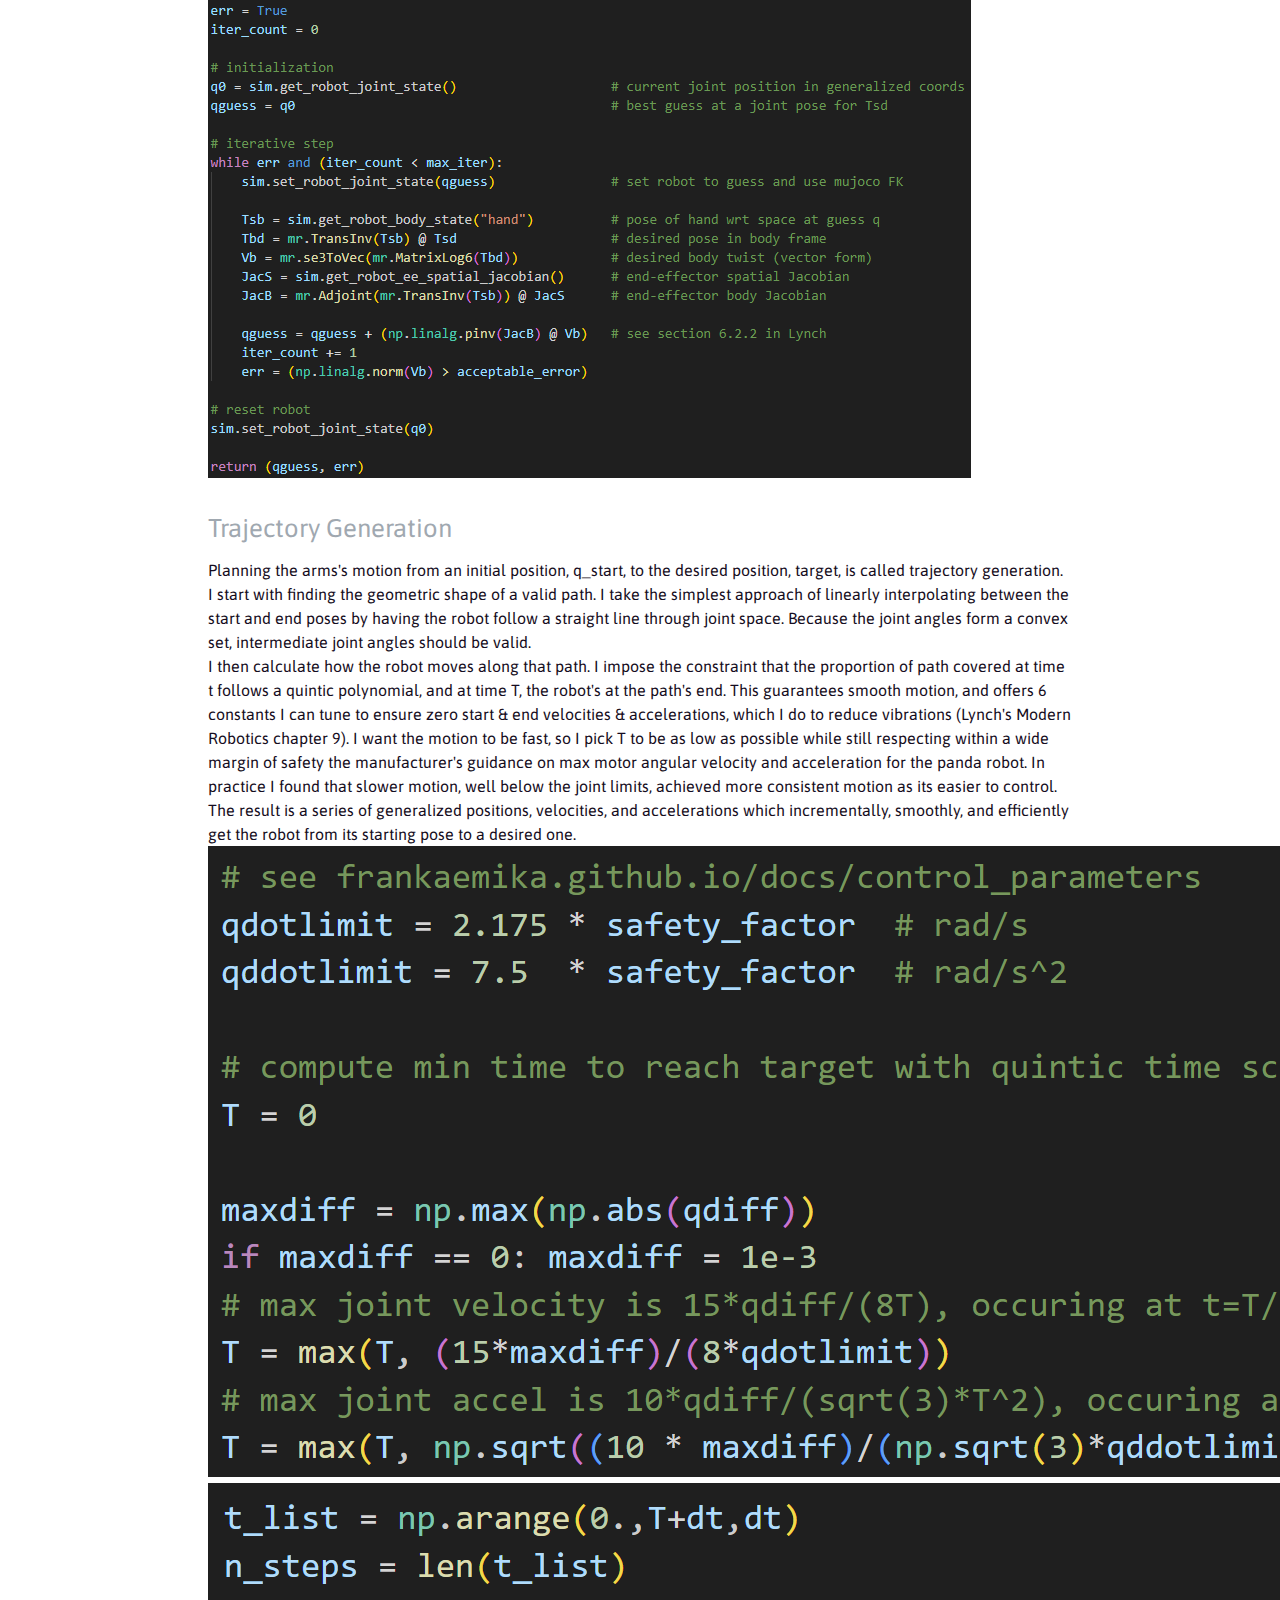
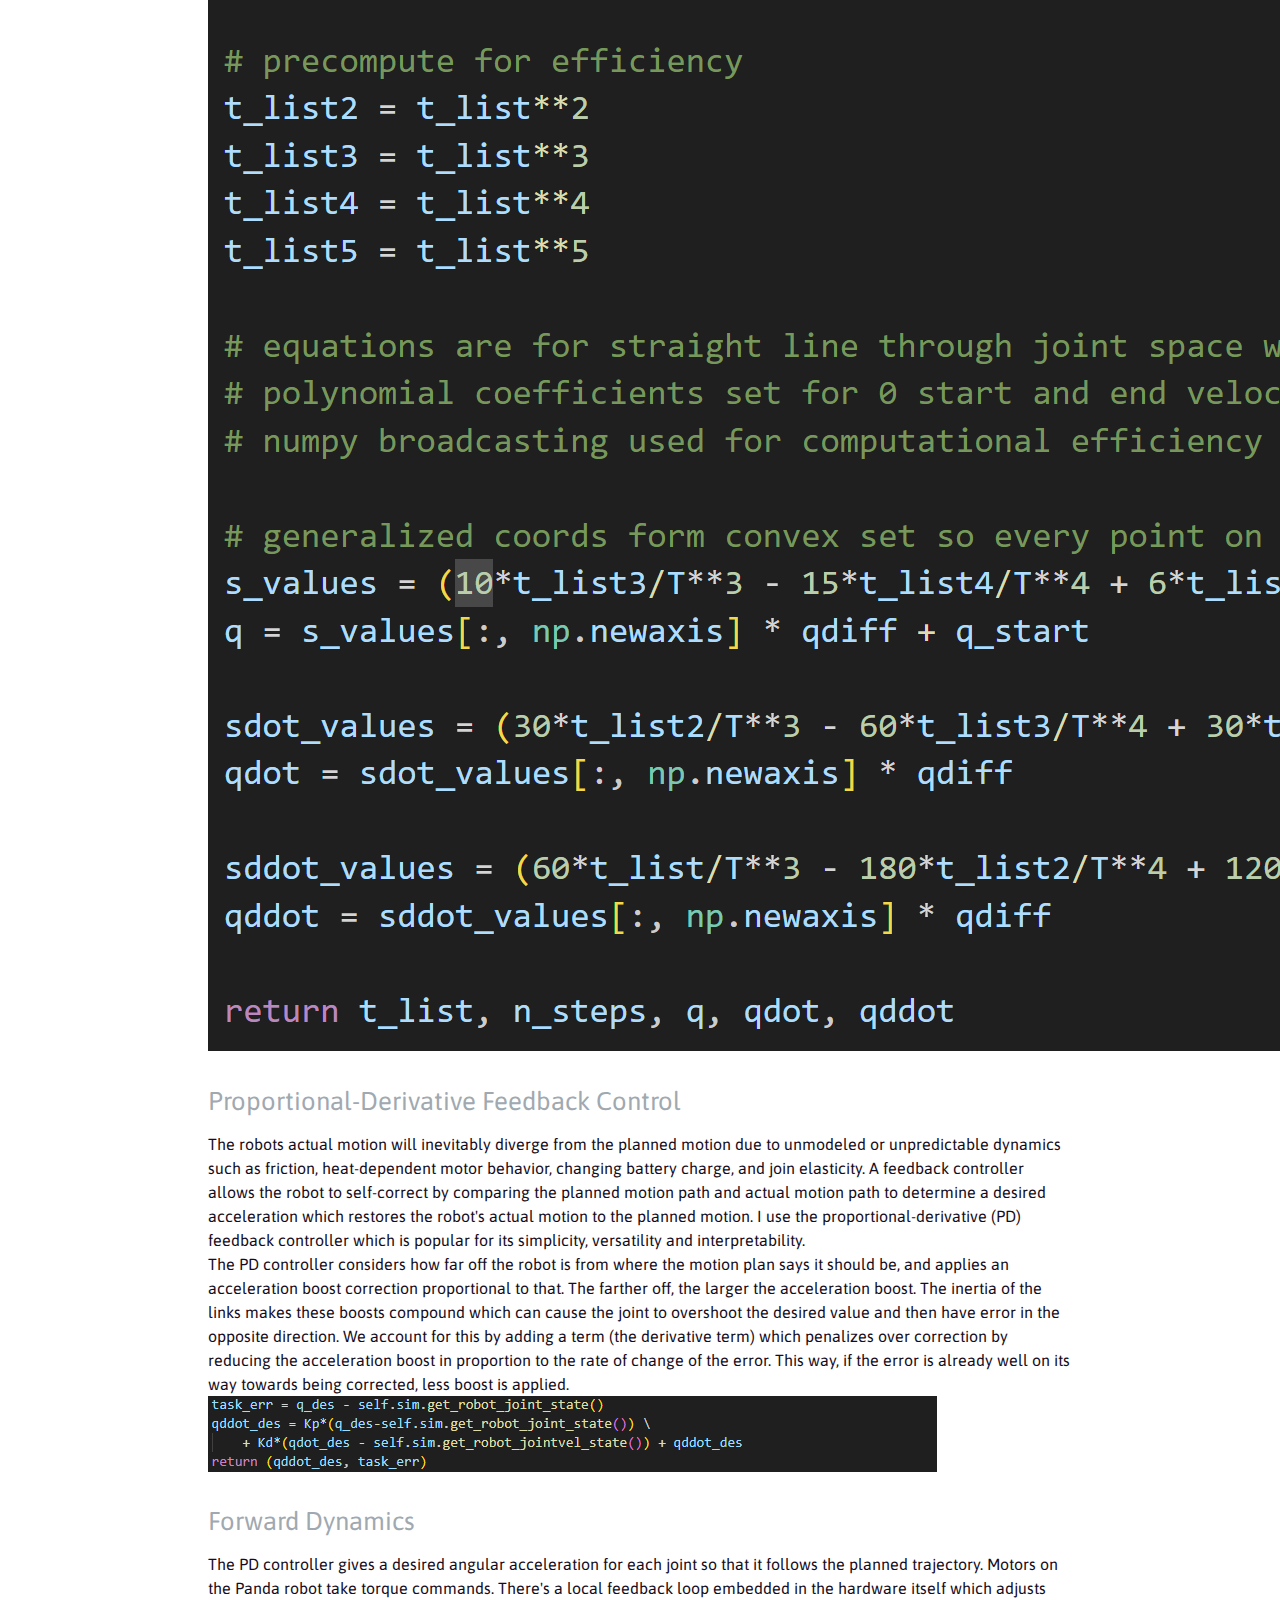
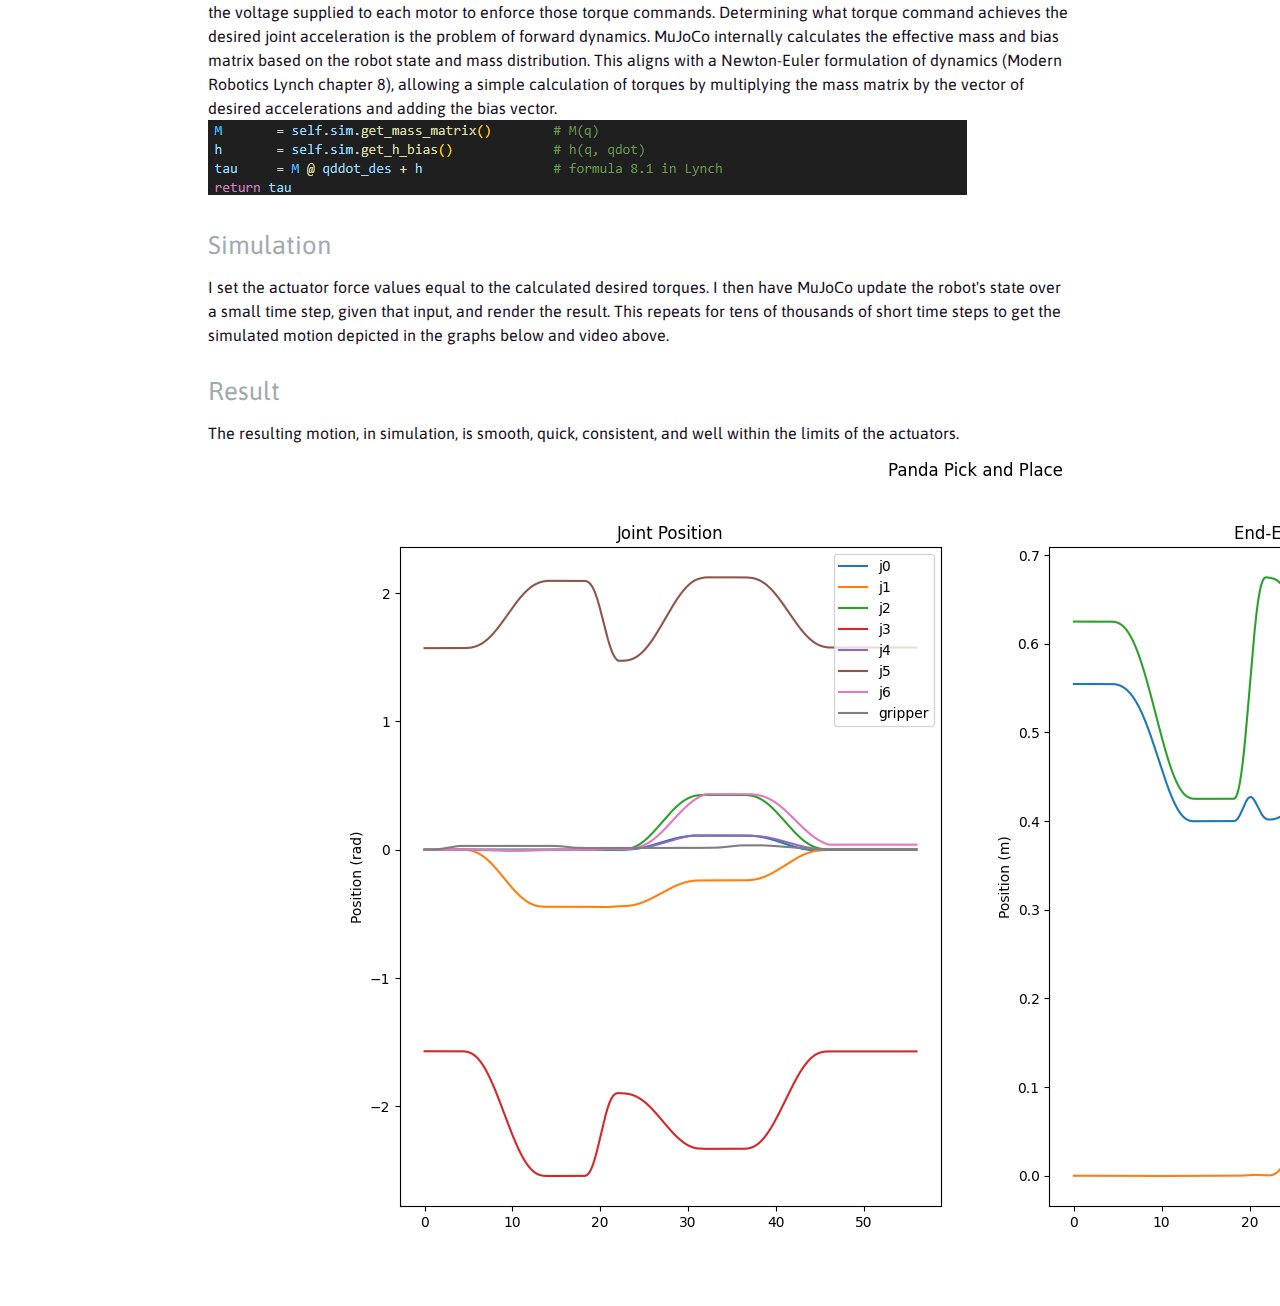
<file: project-pages/pick-and-place.html>
<!DOCTYPE HTML>
<html lang="en">

<head>
    <!-- Title -->
    <title>Jacob Lessing - Pick and Place Motion Planning Project</title>
    <meta charset="utf-8" />
    <meta name="viewport" content="width=device-width, initial-scale=1.0">

    <!-- Custom Style -->
    <link rel="stylesheet" href="../style.css">

    <!-- Google Font -->
    <link rel="preconnect" href="https://fonts.googleapis.com">
    <link rel="preconnect" href="https://fonts.gstatic.com" crossorigin>
    <link
        href="https://fonts.googleapis.com/css2?family=Asap:ital,wght@0,100;0,200;0,300;0,400;0,500;0,600;0,700;1,100;1,200;1,300;1,400;1,500;1,600;1,700&display=swap"
        rel="stylesheet">
    <style>
        @import url('https://fonts.googleapis.com/css2?family=Asap:ital,wght@0,100;0,200;0,300;0,400;0,500;0,600;0,700;1,100;1,200;1,300;1,400;1,500;1,600;1,700&display=swap');
    </style>
</head>
</head>

<body id="body">
    <div id="main">
        <h1>Pick and Place Motion Planning</h1>
        <section class="video-container">
            <video controls width="100%">
                <source src="../images/pickandplace/pickandplace.mp4" type="video/mp4">
                Your browser does not support the video tag.
            </video>

        </section>

        <section class="project-section">
            <h2>Challenge</h2>
            <p>Many robot applications require picking up and placing an object. I wanted to program a robot arm to do
                just that, and simulate the results using Google's MuJoCo.</p>
        </section>

        <section class="project-section">
            <h2>Solution Summary</h2>
            <p>I chose to use the popular Panda robot arm. I assume perfect knowledge of the Cartesian (x, y, z)
                location of the box in the world frame, and the robot's current joint angles (generalized coordinates).
                To move the gripper to grab the box I must do:</p>
            <ol>
                <li><b>Inverse kinematics</b> to determine a combination of joint angles corresponding the
                    gripper being at the Cartesian location of the box</li>
                <li><b>Trajectory generation </b> to plan a sequence of incremental movements that quickly and
                    smoothly gets the arm from where it starts to where the box is, all while respecting the physical
                    limitations of the motors</li>
                <li><b>Proportional-derivative feedback control </b> to determine the desired joint
                    accelerations that cause the arm to follow the generated trajectory, and self-correct any deviations
                    from it.</li>
                <li><b>Forward dynamics</b> to calculate torque commands for each motor which produce the
                    desired joint accelerations, accounting for the effects of mass, inertia, and gravity on the arm.
                </li>
            </ol>
        </section>

        <section class="project-section">
            <h2>Inverse Kinematics</h2>
            <p>Calculating the joint angles which cause the end-effector to be at the target location is a process
                called inverse kinematics (IK). Expressed analytically, the goal is to find the joint angles, theta,
                such that the position of the gripper, f(theta), equals the desired position, xd, which is to say
                f(theta) - xd = 0. This is an instance of the classic root-finding problem, which I solve numerically
                using the Newton-Raphson iterative algorithm which I pick for its simplicity, and sufficient stability.
            </p>
            <p>I describe the robot's configuration as a transformation matrix in the special Euclidean group 3 (SE3)
                for additional numerical stability. Iteratively, until a value for theta convergences, I calculate the
                body twist which moves the end-effector from its current position f(theta) towards the goal position xd.
                Multiplying that twist by the pseudoinverse of the end-effector body Jacobian (which MuJoCo indirectly
                provides) gives a change of theta which steps the current location towards the desired one. I add that
                change of theta to the current best guess of theta to get the new best guess for the next iteration
                (Lynch's Modern Robotics chapter 6) .</p>

            <img src="../images/pickandplace/IK.png">
        </section>

        <section class="project-section">
            <h2>Trajectory Generation</h2>
            <p>Planning the arms's motion from an initial position, q_start, to the desired position, target, is called
                trajectory generation. </p>
            <p>I start with finding the geometric shape of a valid path. I take the simplest approach of linearly
                interpolating between the start and end poses by having the robot follow a straight line through joint
                space. Because the joint angles form a convex set, intermediate joint angles should be valid.</p>
            <p>I then calculate how the robot moves along that path. I impose the constraint that the proportion of path
                covered at time t follows a quintic polynomial, and at time T, the robot's at the path's end. This
                guarantees smooth motion, and offers 6 constants I can tune to ensure zero start & end velocities &
                accelerations, which I do to reduce vibrations (Lynch's Modern Robotics chapter 9). I want the motion to
                be fast, so I pick T to be as low as possible while still respecting within a wide margin of safety the
                manufacturer's guidance on max motor angular velocity and acceleration for the panda robot. In practice
                I found that slower motion, well below the joint limits, achieved more consistent motion as its easier
                to control.</p>
            <p>The result is a series of generalized positions, velocities, and accelerations which incrementally,
                smoothly, and efficiently get the robot from its starting pose to a desired one.</p>
            <img src="../images/pickandplace/timescale.png">
            <img src="../images/pickandplace/pathplan.png">
        </section>

        <section class="project-section">
            <h2>Proportional-Derivative Feedback Control</h2>
            <p>The robots actual motion will inevitably diverge from the planned motion due to unmodeled or
                unpredictable dynamics such as friction, heat-dependent motor behavior, changing battery charge, and
                join elasticity. A feedback controller allows the robot to self-correct by comparing the planned motion
                path and actual motion path to determine a desired acceleration which restores the robot's actual motion
                to the planned motion. I use the proportional-derivative (PD) feedback controller which is popular for
                its simplicity, versatility and interpretability. </p>
            <p>The PD controller considers how far off the robot is from where the motion plan says it should be, and
                applies an acceleration boost correction proportional to that. The farther off, the larger the
                acceleration boost. The inertia of the links makes these boosts compound which can cause the joint to
                overshoot the desired value and then have error in the opposite direction. We account for this by adding
                a term (the derivative term) which penalizes over correction by reducing the acceleration boost in
                proportion to the rate of change of the error. This way, if the error is already well on its way towards
                being corrected, less boost is applied.</p>
            <img src="../images/pickandplace/pid.png">
        </section>

        <section class="project-section">
            <h2>Forward Dynamics</h2>
            <p>The PD controller gives a desired angular acceleration for each joint so that it follows the planned
                trajectory. Motors on the Panda robot take torque commands. There's a local feedback loop embedded in
                the hardware itself which adjusts the voltage supplied to each motor to enforce those torque commands.
                Determining what torque command achieves the desired joint acceleration is the problem of forward
                dynamics. MuJoCo internally calculates the effective mass and bias matrix based on the robot state and
                mass distribution. This aligns with a Newton-Euler formulation of dynamics (Modern Robotics Lynch
                chapter 8), allowing a simple calculation of torques by multiplying the mass matrix by the vector of
                desired accelerations and adding the bias vector.</p>
            <img src="../images/pickandplace/dynamics.png">
        </section>

        <section class="Simulation">
            <h2>Simulation</h2>
            <p>I set the actuator force values equal to the calculated desired torques. I then have MuJoCo update the
                robot's state over a small time step, given that input, and render the result. This repeats for tens of
                thousands of short time steps to get the simulated motion depicted in the graphs below and video above.
            </p>
        </section>

        <section class="project-section">
            <h2>Result</h2>
            <p>The resulting motion, in simulation, is smooth, quick, consistent, and well within the limits of the
                actuators.</p>
            <img src="../images/pickandplace/result.png">
        </section>
    </div>
</body>

</html>
</file>
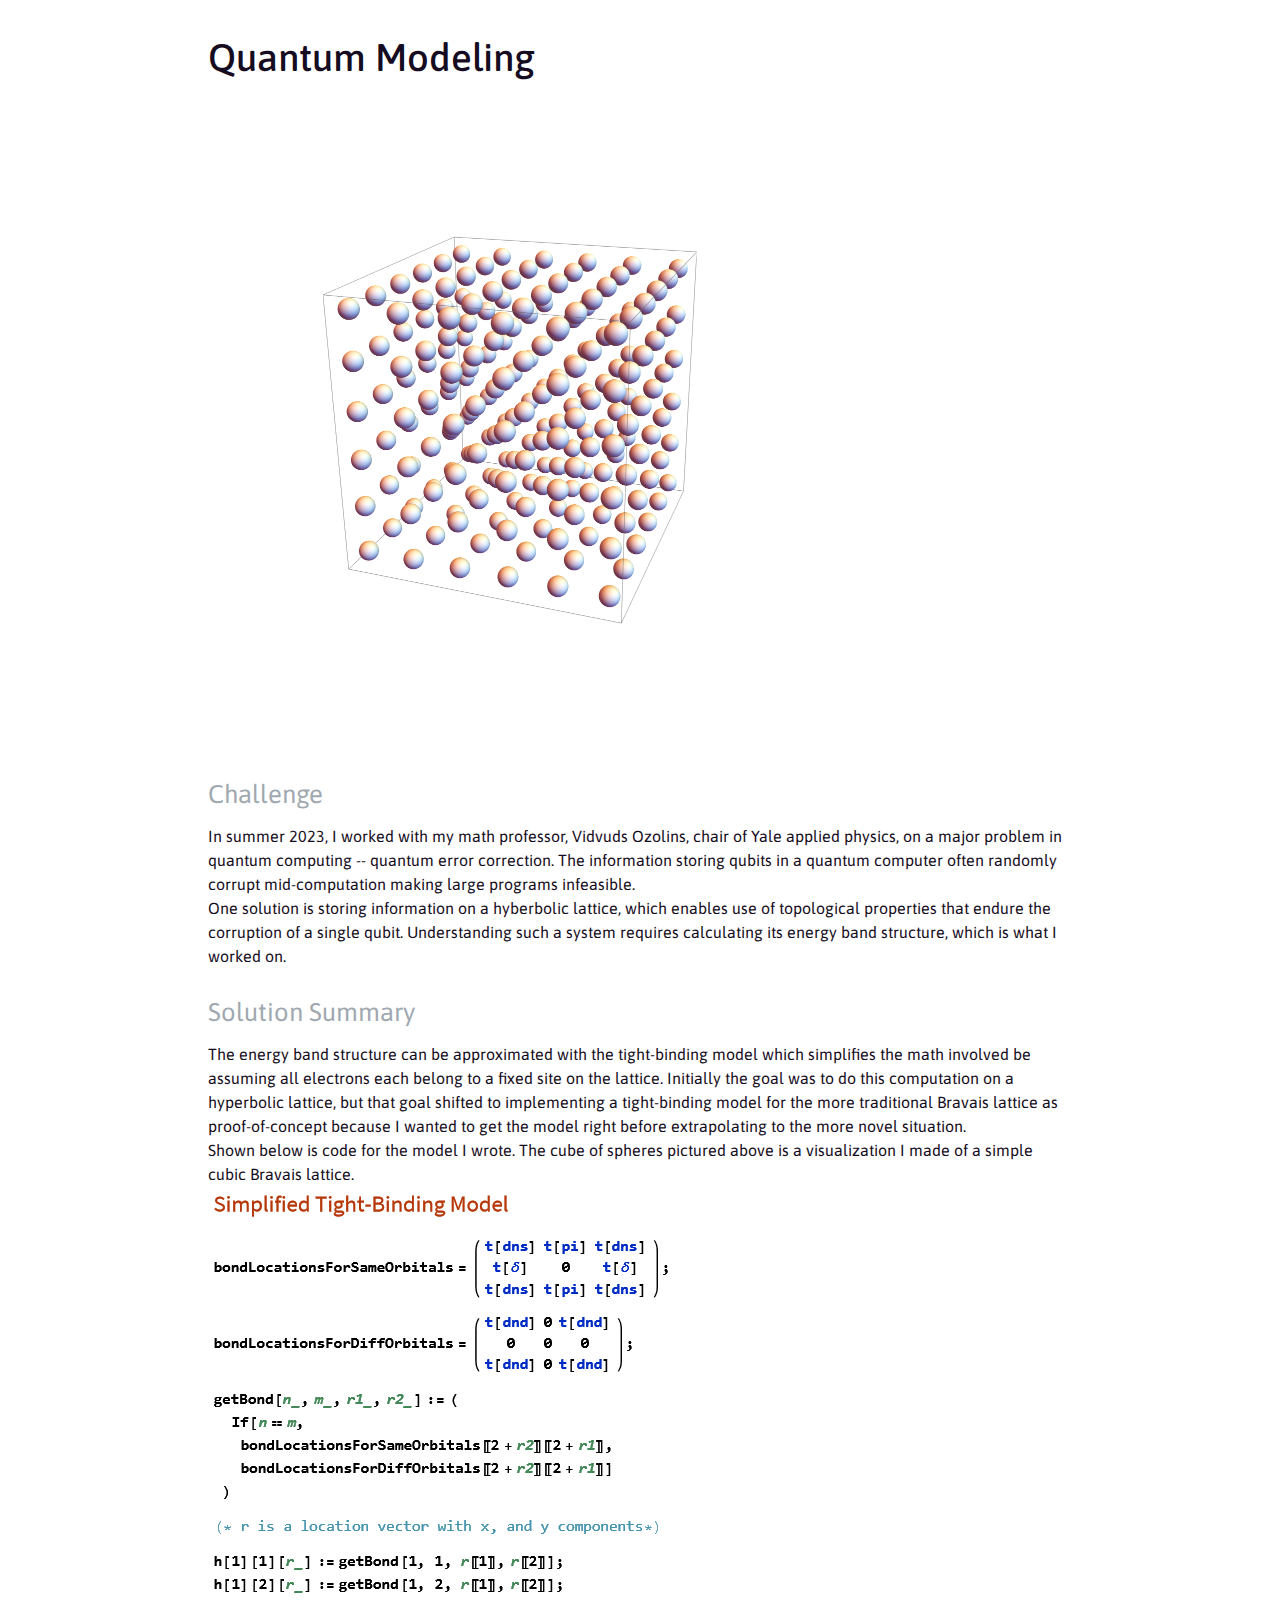
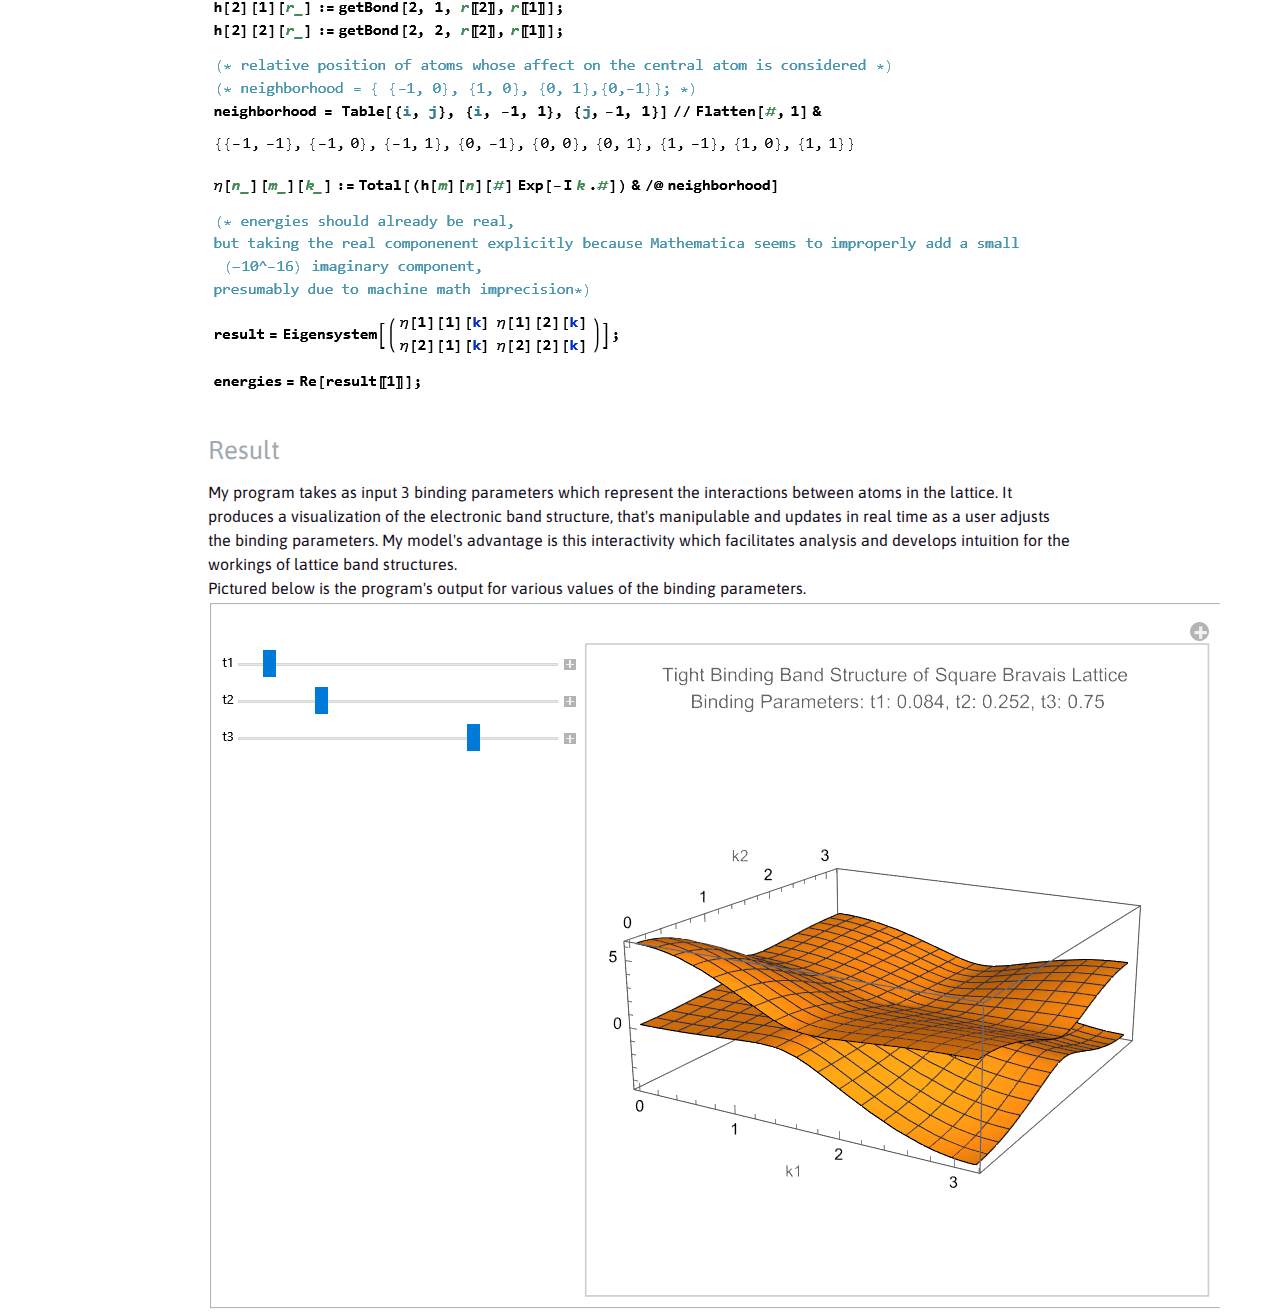
<file: project-pages/quantum.html>
<!DOCTYPE HTML>
<html lang="en">

<head>
    <!-- Title -->
    <title>Jacob Lessing - Quantum Modeling</title>
    <meta charset="utf-8" />
    <meta name="viewport" content="width=device-width, initial-scale=1.0">

    <!-- Custom Style -->
    <link rel="stylesheet" href="../style.css">

    <!-- Google Font -->
    <link rel="preconnect" href="https://fonts.googleapis.com">
    <link rel="preconnect" href="https://fonts.gstatic.com" crossorigin>
    <link
        href="https://fonts.googleapis.com/css2?family=Asap:ital,wght@0,100;0,200;0,300;0,400;0,500;0,600;0,700;1,100;1,200;1,300;1,400;1,500;1,600;1,700&display=swap"
        rel="stylesheet">
    <style>
        @import url('https://fonts.googleapis.com/css2?family=Asap:ital,wght@0,100;0,200;0,300;0,400;0,500;0,600;0,700;1,100;1,200;1,300;1,400;1,500;1,600;1,700&display=swap');
    </style>
</head>
</head>

<body id="body">
    <div id="main">
        <h1>Quantum Modeling</h1>
        <img src="../images/quantum/lattice.png" width="600px">

        <section class="project-section">
            <h2>Challenge</h2>
            <p>In summer 2023, I worked with my math professor, Vidvuds Ozolins, chair of Yale applied physics, on a
                major problem in quantum computing -- quantum error correction. The information storing qubits in a
                quantum computer often randomly corrupt mid-computation making large programs infeasible.</p>
            <p>One solution is storing information on a hyberbolic lattice, which enables use of topological properties
                that endure the corruption of a single qubit. Understanding such a system requires calculating its
                energy band structure, which is what I worked on. </p>
        </section>

        <section class="project-section">
            <h2>Solution Summary</h2>
            <p>The energy band structure can be approximated with the tight-binding model which simplifies the math
                involved be assuming all electrons each belong to a fixed site on the lattice. Initially the goal was to
                do this computation on a hyperbolic lattice, but that goal shifted to implementing a tight-binding model
                for the more traditional Bravais lattice as proof-of-concept because I wanted to get the model right
                before extrapolating to the more novel situation.</p>
            <p>Shown below is code for the model I wrote. The cube of spheres pictured above is a visualization I made
                of a simple cubic Bravais lattice.</p>
            <img src="../images/quantum/code.png">
        </section>

        <section class="project-section">
            <h2>Result</h2>
            <p>My program takes as input 3 binding parameters which represent the interactions between atoms in the
                lattice. It produces a visualization of the electronic band structure, that's manipulable and updates in
                real time as a user adjusts the binding parameters. My model's advantage is this interactivity which
                facilitates analysis and develops intuition for the workings of lattice band structures.</p>
            <p>Pictured below is the program's output for various values of the binding parameters.</p>
            <img src="../images/quantum/bands.png">
        </section>
    </div>
</body>

</html>
</file>
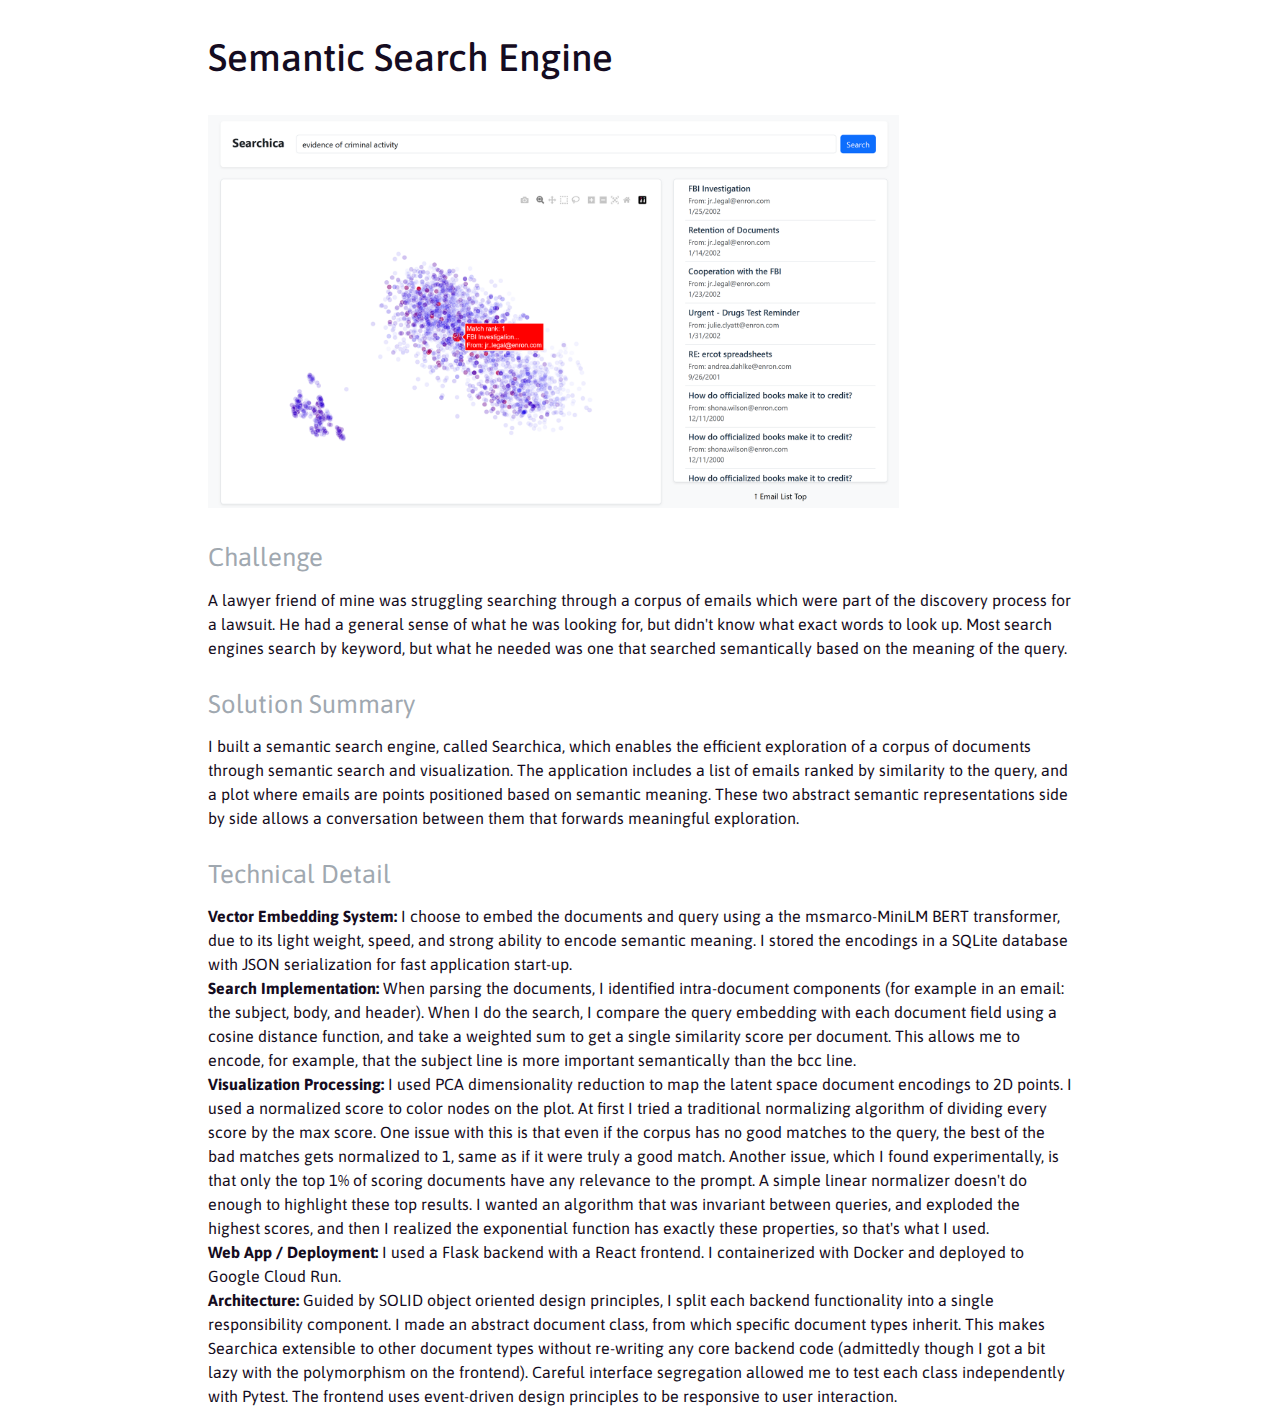
<file: project-pages/searchica.html>
<!DOCTYPE HTML>
<html lang="en">

<head>
    <!-- Title -->
    <title>Jacob Lessing - Semantic Search Engine</title>
    <meta charset="utf-8" />
    <meta name="viewport" content="width=device-width, initial-scale=1.0">

    <!-- Custom Style -->
    <link rel="stylesheet" href="../style.css">

    <!-- Google Font -->
    <link rel="preconnect" href="https://fonts.googleapis.com">
    <link rel="preconnect" href="https://fonts.gstatic.com" crossorigin>
    <link
        href="https://fonts.googleapis.com/css2?family=Asap:ital,wght@0,100;0,200;0,300;0,400;0,500;0,600;0,700;1,100;1,200;1,300;1,400;1,500;1,600;1,700&display=swap"
        rel="stylesheet">
    <style>
        @import url('https://fonts.googleapis.com/css2?family=Asap:ital,wght@0,100;0,200;0,300;0,400;0,500;0,600;0,700;1,100;1,200;1,300;1,400;1,500;1,600;1,700&display=swap');
    </style>
</head>
</head>

<body id="body">
    <div id="main">
        <h1>Semantic Search Engine</h1>
        <img src="../images/searchica/mainpage.png" , width=80%>

        <section class="project-section">
            <h2>Challenge</h2>
            <p>A lawyer friend of mine was struggling searching through a corpus of emails which were part of the
                discovery process for a lawsuit. He had a general sense of what he was looking for, but didn't know what
                exact words to look up. Most search engines search by keyword, but what he needed was one that searched
                semantically based on the meaning of the query.</p>
        </section>

        <section class="project-section">
            <h2>Solution Summary</h2>
            <p>I built a semantic search engine, called Searchica, which enables the efficient exploration of a corpus
                of documents through semantic search and visualization. The application includes a list of emails ranked
                by similarity to the query, and a plot where emails are points positioned based on semantic meaning.
                These two abstract semantic representations side by side allows a conversation between them that
                forwards meaningful exploration.</p>
        </section>

        <section class="project-section">
            <h2>Technical Detail</h2>
            <p><b>Vector Embedding System:</b> I choose to embed the documents and query using a the msmarco-MiniLM BERT
                transformer, due to its light weight, speed, and strong ability to encode semantic meaning. I stored the
                encodings in a SQLite database with JSON serialization for fast application start-up. </p>
            <p><b>Search Implementation:</b> When parsing the documents, I identified intra-document components (for
                example in
                an email: the subject, body, and header). When I do the search, I compare the query embedding with each
                document field using a cosine distance function, and take a weighted sum to get a single similarity
                score per document. This allows me to encode, for example, that the subject line is more important
                semantically than the bcc line.</p>
            <p><b>Visualization Processing:</b> I used PCA dimensionality reduction to map the latent space document
                encodings
                to 2D points. I used a normalized score to color nodes on the plot. At first I tried a traditional
                normalizing algorithm of dividing every score by the max score. One issue with this is that even if the
                corpus has no good matches to the query, the best of the bad matches gets normalized to 1, same as if it
                were truly a good match. Another issue, which I found experimentally, is that only the top 1% of scoring
                documents have any relevance to the prompt. A simple linear normalizer doesn't do enough to highlight
                these top results. I wanted an algorithm that was invariant between queries, and exploded the highest
                scores, and then I realized the exponential function has exactly these properties, so that's what I
                used.</p>
            <p><b>Web App / Deployment:</b> I used a Flask backend with a React frontend. I containerized with Docker
                and
                deployed to Google Cloud Run.</p>
            <p><b>Architecture:</b> Guided by SOLID object oriented design principles, I split each backend
                functionality into
                a single responsibility component. I made an abstract document class, from which specific document types
                inherit. This makes Searchica extensible to other document types without re-writing any core backend
                code (admittedly though I got a bit lazy with the polymorphism on the frontend). Careful interface
                segregation allowed me to test each class independently with Pytest. The frontend uses event-driven
                design principles to be responsive to user interaction.</p>
        </section>
    </div>
</body>

</html>
</file>
<file: style.css>
/* CSS Reset: http://meyerweb.com/eric/tools/css/reset */

html, body, div, span, applet, object, iframe,
h1, h2, h3, h4, h5, h6, p, blockquote, pre,
a, abbr, acronym, address, big, cite, code,
del, dfn, em, img, ins, kbd, q, s, samp,
small, strike, strong, sub, sup, tt, var,
b, u, i, center,
dl, dt, dd, ol, ul, li,
fieldset, form, label, legend,
table, caption, tbody, tfoot, thead, tr, th, td,
article, aside, canvas, details, embed, 
figure, figcaption, footer, header, hgroup, 
menu, nav, output, ruby, section, summary,
time, mark, audio, video {
  margin: 0;
  padding: 0;
  border: 0;
  font-size: 100%;
  font: inherit;
  vertical-align: baseline;
}
/* HTML5 display-role reset for older browsers */
article, aside, details, figcaption, figure, 
footer, header, hgroup, menu, nav, section {
  display: block;
}
body {
  line-height: 1;
}
ol, ul {
  list-style: none;
}
blockquote, q {
  quotes: none;
}
blockquote:before, blockquote:after,
q:before, q:after {
  content: '';
  content: none;
}
table {
  border-collapse: collapse;
  border-spacing: 0;
}

/**************************************************/

#body{
  font-family: 'Asap', roboto, sans-serif;
  font-size: 1em;
  line-height: 1.5em;
  color: #150c21;
}

#main {
  width: 54em;
  margin: 0px auto;
  position: relative;
  min-height: 100vh;
}

a {
  text-decoration: none;
  color: rgb(20, 110, 190);
}

a:hover {
  text-decoration: none;
  border-bottom: 1px solid rgb(20, 110, 190);
}

i {
  font-style: italic;
}

b {
  font-weight: 700;
}

h1 {
  font-size: 2.4em;
  line-height: 3em;
  font-weight: 500;
}

/**************************************************/
/* Profile image and description. */

#intro {
  padding-top: 6em;
  display: flex;
}

#intro-text {
  width: 40em;
  float: left;
}

#intro-image {
  margin: 2em 0 0 2em;
  width: 12em;
  height: 12em;
  float: left;
  overflow: hidden;
  border-radius: 1em;
}

#intro-image img {
  width: 12em;
}

/**************************************************/
/* Section buttons. */

#menu {
  display: flex;
}

.menu-item {
  float: left;
  margin-right: 2em;
}

h2 {
  font-size: 1.6em;
  line-height: 2.4em;
  margin-top: 0.5em;
  color: #a0a8b0;
}

.selected h2 {
  color: #150c21;
}

.button {
  display: inline-block;
  cursor: pointer;
  border: none;
  background: none;
  color: #a0a8b0;
  font-size: 1.6em;
  line-height: 2.4em;
  margin-top: 0.5em;
  margin-right: 1em;
  float: left;
  padding: 0;
}

.button:hover {
  color: #150c21;
}

.button:active,
.button.is-checked {
  color: #150c21;
}

.button-group:after {
  content: '';
  display: block;
  clear: both;
}

/**************************************************/
/* Isotope grid list of items. */

.grid {
  padding-bottom: 6em;
}

/* clear fix */
.grid:after {
  content: '';
  display: block;
  clear: both;
}

.description {
  margin-bottom: 1em;
}

.list-item {
  width: 100%;
  line-height: 1em;
  margin-top: 1em;
}

.list-item p.date {
  display: inline-block;
  width: 3em;
  color: #a0a8b0;
}

/**************************************************/
/* Gallery of 3 preview videos. */

.previews {
  display: grid;
  grid-template-columns: repeat(3, 1fr);
  gap: 10px;
  grid-auto-rows: minmax(100px, auto);
  height: 12.5em;
}

.previews video {
  border-radius: 5px;
}

.previews a:hover {
  border: none;
}

.preview1 {
  grid-column: 1;
  width: 100%;
}
.preview2 {
  grid-column: 2;
  width: 100%;
}
.preview3 {
  grid-column: 3;
  width: 100%;
}

/**************************************************/
/* Buttons for showing more or less highlights. */

.toggle-button {
  margin-top: 2em;
}

.toggle-button a {
  color: #a0a8b0;
}

.toggle-button a:hover {
  color: rgb(20, 110, 190);
}

/**************************************************/
/* Publication details (thumbnail media, title, and description). */

.thumbnail {
/*  width: 21%;*/
  width: 18%;
  float: left;
  margin-right: 2%;
}

.thumbnail:hover {
  border-bottom: none;
}

.thumbnail img {
  margin-top: 0.4em;
  border-radius: 5px;
  width: 100%;
  height: 100%;
}

.thumbnail video {
  margin-top: 0.4em;
  border-radius: 5px;
  width: 100%;
  height: 100%;
}

h3 {
  font-size: 1em;
  line-height: 1.5em;
}

h3 a {
  color: #150c21;
}

h3 a:hover {
  color: rgb(20, 110, 190);
}

.publication {
  margin-bottom: 0.5em;
}

.publication p {
  font-size: 1em;
  line-height: 1.5em;
  color: #a0a8b0;
}

.project-description {
  width: 80%;
  float: left;
}

/**************************************************/
/* Subtle footer at the bottom of the page. */

#footer {
  color: #a0a8b0;
  position: absolute;
  bottom: 0;
  line-height: 2.5em;
}
</file>
